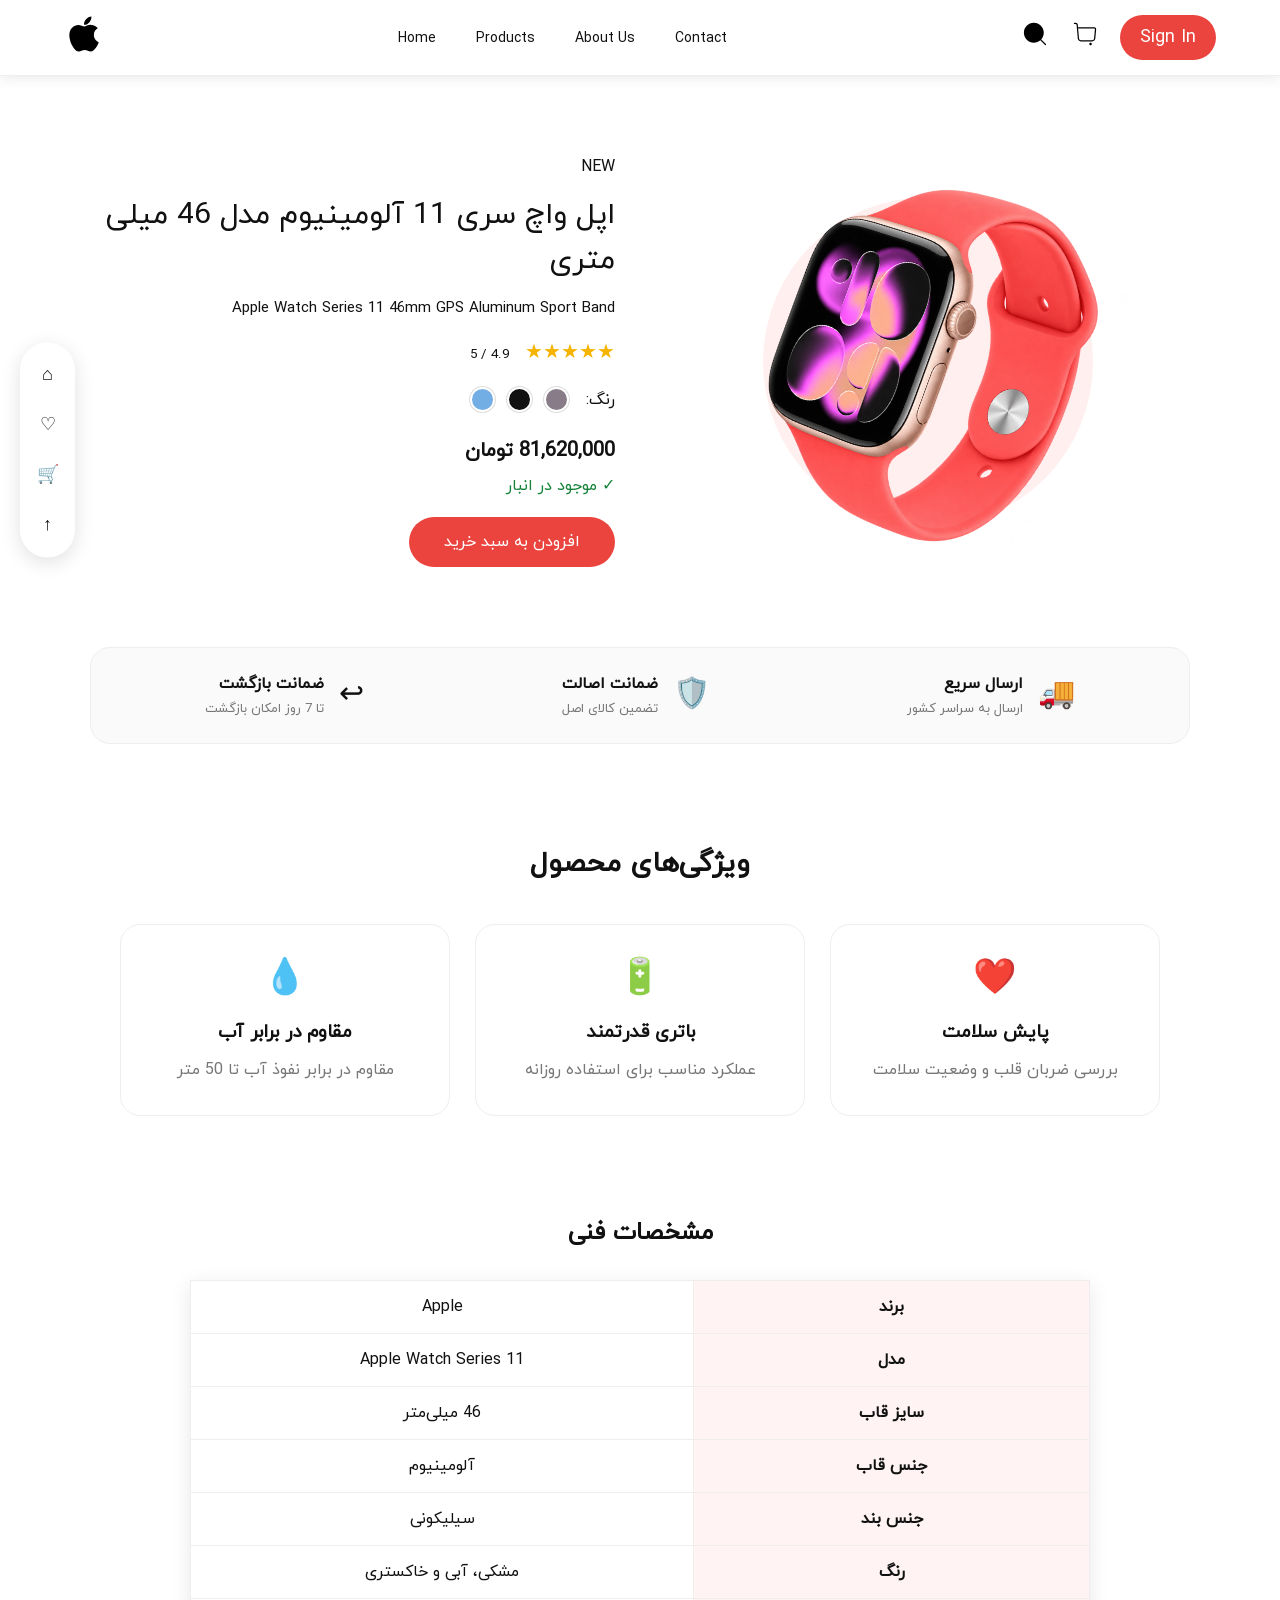
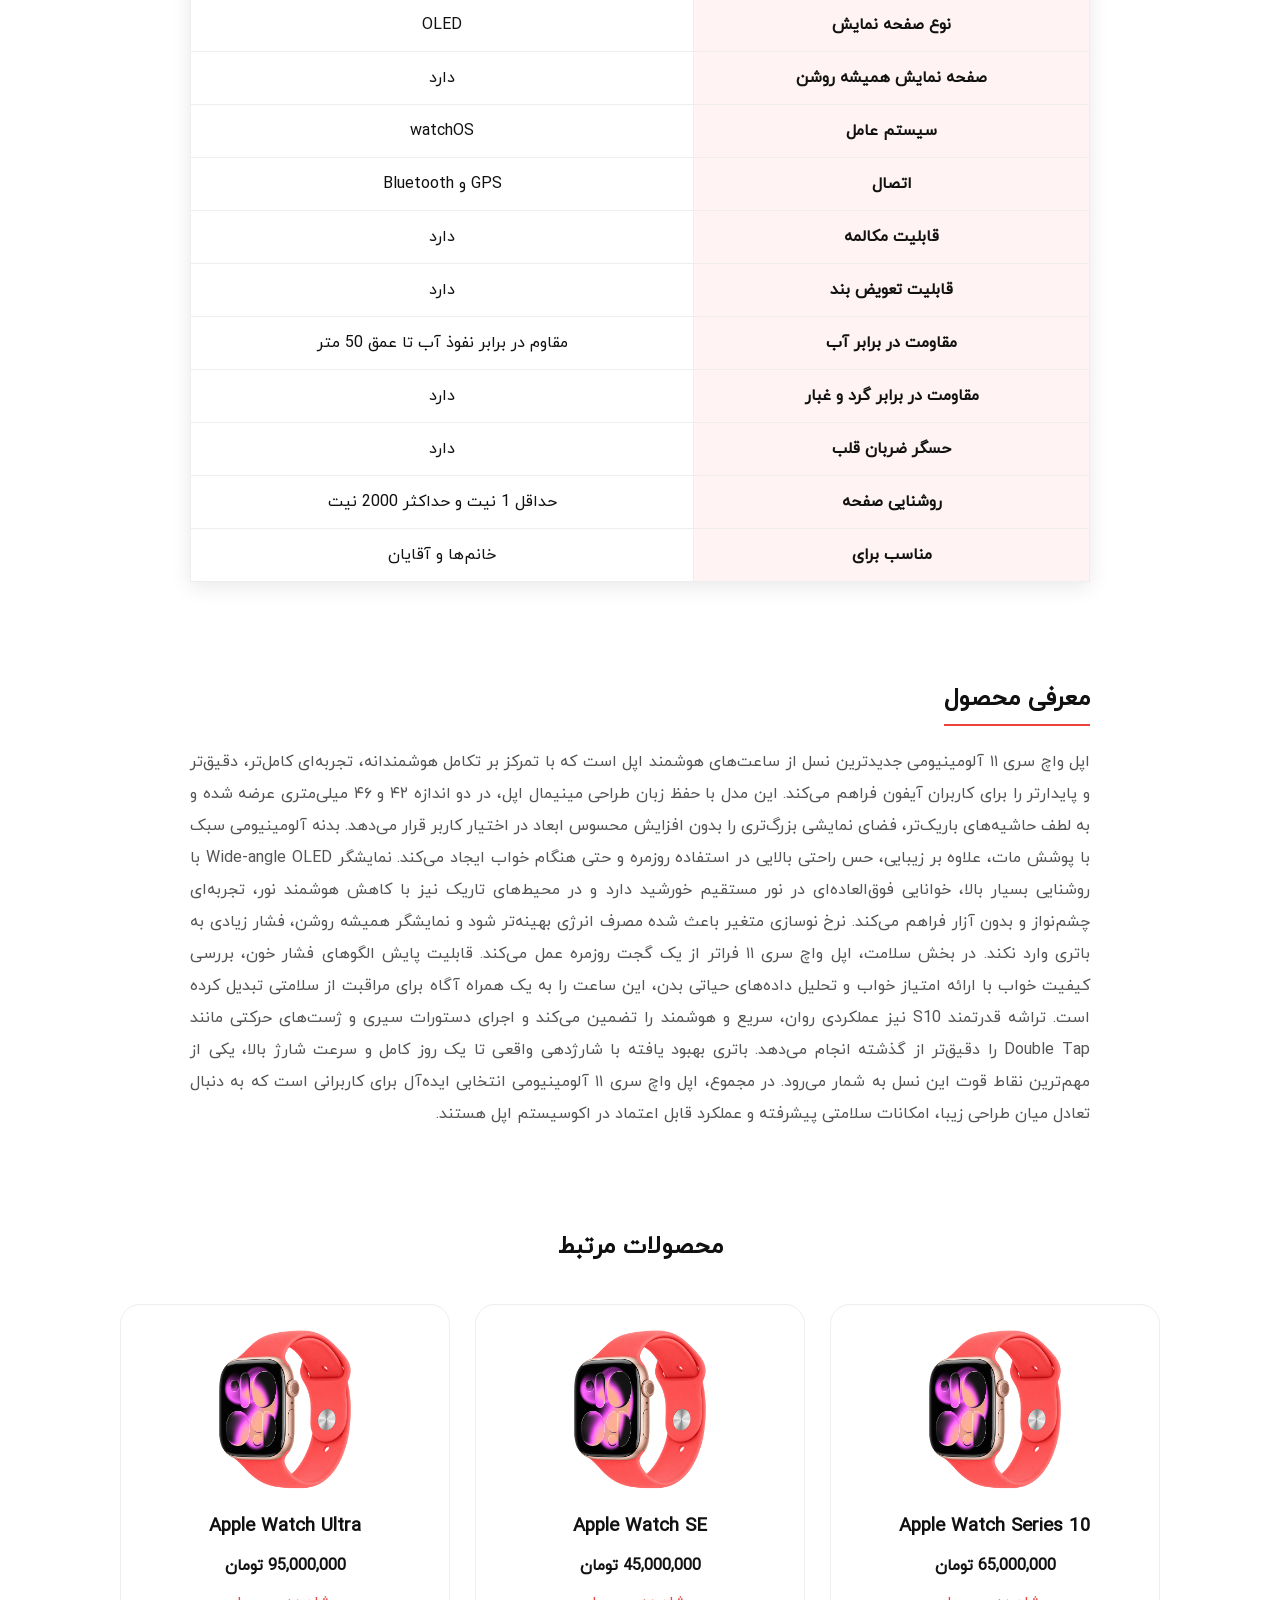
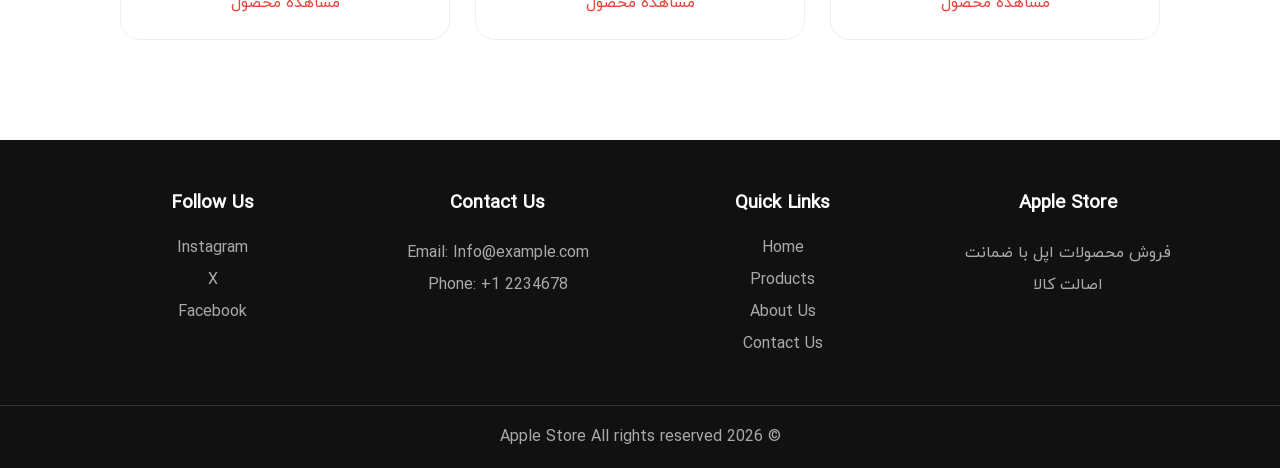
<file: site/index.html>
<!DOCTYPE html>
<html lang="fa" dir="rtl">

<head>
    <meta charset="UTF-8">
    <meta name="viewport" content="width=device-width, initial-scale=1.0">

    <title>Apple Watch</title>

    <link rel="stylesheet" href="style.css">
</head>

<body>

    <header>

        <div class="container">

            <nav>

                <a href="#" class="logo">
                    <svg xmlns="http://www.w3.org/2000/svg" viewBox="0 0 384 512" width="64" height="64">
                        <defs></defs>
                        <g transform="translate(192, 256) rotate(0) scale(1, 1) scale(1) translate(-192, -256)">
                            <svg xmlns="http://www.w3.org/2000/svg" viewBox="0 0 384 512" width="100%" height="100%" fill="#000000">
                                <path d="M318.7 268.7c-.2-36.7 16.4-64.4 50-84.8-18.8-26.9-47.2-41.7-84.7-44.6-35.5-2.8-74.3 20.7-88.5 20.7-15 0-49.4-19.7-76.4-19.7C63.3 141.2 4 184.8 4 273.5q0 39.3 14.4 81.2c12.8 36.7 59 126.7 107.2 125.2 25.2-.6 43-17.9 75.8-17.9 31.8 0 48.3 17.9 76.4 17.9 48.6-.7 90.4-82.5 102.6-119.3-65.2-30.7-61.7-90-61.7-91.9zm-56.6-164.2c27.3-32.4 24.8-61.9 24-72.5-24.1 1.4-52 16.4-67.9 34.9-17.5 19.8-27.8 44.3-25.6 71.9 26.1 2 49.9-11.4 69.5-34.3z"></path>
                            </svg>
                        </g>
                    </svg>
                </a>

                <ul class="nav-links">

                    <li>
                        <a href="#">Home</a>
                    </li>

                    <li>
                        <a href="#">Products</a>
                    </li>

                    <li>
                        <a href="#">About Us</a>
                    </li>

                    <li>
                        <a href="#">Contact</a>
                    </li>

                </ul>

                <div class="nav-icons">

                    <a href="#">
                        <svg xmlns="http://www.w3.org/2000/svg" viewBox="0 0 24 24">
                            <path d="M20.031,20.79c0.46,0.46,1.17-0.25,0.71-0.7l-3.75-3.76c1.27-1.41,2.04-3.27,2.04-5.31c0-4.39-3.57-7.96-7.96-7.96s-7.96,3.57-7.96,7.96c0,4.39,3.57,7.96,7.96,7.96c1.98,0,3.81-0.73,5.21-1.94L20.031,20.79z"></path>
                        </svg>
                    </a>

                    <a href="#">
                        <svg xmlns="http://www.w3.org/2000/svg" viewBox="0 0 24 24">
                            <path d="M17.437,19.934c0,0.552 -0.448,1 -1,1c-0.552,0 -1,-0.448 -1,-1c0,-0.552 0.448,-1 1,-1c0.552,0 1,0.448 1,1Zm-11.217,-4.266l-0.945,-10.9c-0.03,-0.391 -0.356,-0.693 -0.749,-0.693l-0.966,-0c-0.276,-0 -0.5,-0.224 -0.5,-0.5c0,-0.276 0.224,-0.5 0.5,-0.5l0.966,-0c0.916,-0 1.676,0.704 1.746,1.617l0.139,1.818l13.03,-0c0.885,-0 1.577,0.76 1.494,1.638l-0.668,7.52c-0.121,1.285 -1.199,2.267 -2.489,2.267l-9.069,0c-1.29,0 -2.367,-0.981 -2.489,-2.267Zm0.274,-8.158l0.722,8.066c0.073,0.77 0.719,1.359 1.493,1.359l9.069,0c0.774,0 1.42,-0.589 1.493,-1.359l0.668,-7.518c0.028,-0.294 -0.203,-0.548 -0.498,-0.548l-12.947,-0Z"></path>
                        </svg>
                    </a>

                    <a href="#" class="sign-in">
                        Sign In
                    </a>

                </div>

            </nav>

        </div>

    </header>


    <aside class="sidebar">

        <a href="#">⌂</a>
        <a href="#">♡</a>
        <a href="#">🛒</a>
        <a href="#">↑</a>

    </aside>


    <main>

        <section class="product">

            <div class="product-info">

                <span class="badge">
                    NEW
                </span>

                <h1>
                    اپل واچ سری 11 آلومینیوم مدل 46 میلی متری
                </h1>

                <p class="english-title">
                    Apple Watch Series 11 46mm GPS Aluminum Sport Band
                </p>

                <div class="rating">

                    <span>
                        ★★★★★
                    </span>

                    <small>
                        4.9 / 5
                    </small>

                </div>

                <div class="colors">

                    <p>
                        رنگ:
                    </p>

                    <label class="color-option">

                        <input type="radio" name="color">

                        <span class="color gray"></span>

                    </label>

                    <label class="color-option">

                        <input type="radio" name="color">

                        <span class="color black"></span>

                    </label>

                    <label class="color-option">

                        <input type="radio" name="color">

                        <span class="color blue"></span>

                    </label>

                </div>

                <p class="price">
                    81,620,000 تومان
                </p>

                <p class="stock">
                    ✓ موجود در انبار
                </p>

                <a href="#" class="btn">
                    افزودن به سبد خرید
                </a>

            </div>


            <div class="product-image">

                <div class="circle"></div>

                <img src="Apple-Watch-band-2.png" alt="Apple Watch">

            </div>

        </section>


        <section class="features">

            <div class="feature">

                <div class="feature-icon">
                    🚚
                </div>

                <div>
                    <h3>
                        ارسال سریع
                    </h3>

                    <p>
                        ارسال به سراسر کشور
                    </p>
                </div>

            </div>


            <div class="feature">

                <div class="feature-icon">
                    🛡️
                </div>

                <div>
                    <h3>
                        ضمانت اصالت
                    </h3>

                    <p>
                        تضمین کالای اصل
                    </p>
                </div>

            </div>


            <div class="feature">

                <div class="feature-icon">
                    ↩
                </div>

                <div>
                    <h3>
                        ضمانت بازگشت
                    </h3>

                    <p>
                        تا 7 روز امکان بازگشت
                    </p>
                </div>

            </div>

        </section>


        <section class="product-features">

            <h2>
                ویژگی‌های محصول
            </h2>

            <div class="feature-cards">

                <div class="feature-card">

                    <span>
                        ❤️
                    </span>

                    <h3>
                        پایش سلامت
                    </h3>

                    <p>
                        بررسی ضربان قلب و وضعیت سلامت
                    </p>

                </div>


                <div class="feature-card">

                    <span>
                        🔋
                    </span>

                    <h3>
                        باتری قدرتمند
                    </h3>

                    <p>
                        عملکرد مناسب برای استفاده روزانه
                    </p>

                </div>


                <div class="feature-card">

                    <span>
                        💧
                    </span>

                    <h3>
                        مقاوم در برابر آب
                    </h3>

                    <p>
                        مقاوم در برابر نفوذ آب تا 50 متر
                    </p>

                </div>

            </div>

        </section>


        <section class="info">

            <h2>مشخصات فنی</h2>

            <table>

                <tr>
                    <th>برند</th>
                    <td>Apple</td>
                </tr>

                <tr>
                    <th>مدل</th>
                    <td>Apple Watch Series 11</td>
                </tr>

                <tr>
                    <th>سایز قاب</th>
                    <td>46 میلی‌متر</td>
                </tr>

                <tr>
                    <th>جنس قاب</th>
                    <td>آلومینیوم</td>
                </tr>

                <tr>
                    <th>جنس بند</th>
                    <td>سیلیکونی</td>
                </tr>

                <tr>
                    <th>رنگ</th>
                    <td>مشکی، آبی و خاکستری</td>
                </tr>

                <tr>
                    <th>نوع صفحه نمایش</th>
                    <td>OLED</td>
                </tr>

                <tr>
                    <th>صفحه نمایش همیشه روشن</th>
                    <td>دارد</td>
                </tr>

                <tr>
                    <th>سیستم عامل</th>
                    <td>watchOS</td>
                </tr>

                <tr>
                    <th>اتصال</th>
                    <td>GPS و Bluetooth</td>
                </tr>

                <tr>
                    <th>قابلیت مکالمه</th>
                    <td>دارد</td>
                </tr>

                <tr>
                    <th>قابلیت تعویض بند</th>
                    <td>دارد</td>
                </tr>

                <tr>
                    <th>مقاومت در برابر آب</th>
                    <td>مقاوم در برابر نفوذ آب تا عمق 50 متر</td>
                </tr>

                <tr>
                    <th>مقاومت در برابر گرد و غبار</th>
                    <td>دارد</td>
                </tr>

                <tr>
                    <th>حسگر ضربان قلب</th>
                    <td>دارد</td>
                </tr>

                <tr>
                    <th>روشنایی صفحه</th>
                    <td>حداقل 1 نیت و حداکثر 2000 نیت</td>
                </tr>

                <tr>
                    <th>مناسب برای</th>
                    <td>خانم‌ها و آقایان</td>
                </tr>

            </table>

        </section>


        <section class="introduction">

            <h2>
                معرفی محصول
            </h2>

            <p>
                اپل واچ سری ۱۱ آلومینیومی جدیدترین نسل از ساعت‌های هوشمند اپل است که با تمرکز بر تکامل هوشمندانه،
                تجربه‌ای کامل‌تر، دقیق‌تر و پایدارتر را برای کاربران آیفون فراهم می‌کند. این مدل با حفظ زبان طراحی
                مینیمال اپل، در دو اندازه ۴۲ و ۴۶ میلی‌متری عرضه شده و به لطف حاشیه‌های باریک‌تر، فضای نمایشی بزرگ‌تری
                را بدون افزایش محسوس ابعاد در اختیار کاربر قرار می‌دهد. بدنه آلومینیومی سبک با پوشش مات، علاوه بر
                زیبایی، حس راحتی بالایی در استفاده روزمره و حتی هنگام خواب ایجاد می‌کند. نمایشگر Wide-angle OLED با
                روشنایی بسیار بالا، خوانایی فوق‌العاده‌ای در نور مستقیم خورشید دارد و در محیط‌های تاریک نیز با کاهش
                هوشمند نور، تجربه‌ای چشم‌نواز و بدون آزار فراهم می‌کند. نرخ نوسازی متغیر باعث شده مصرف انرژی بهینه‌تر
                شود و نمایشگر همیشه روشن، فشار زیادی به باتری وارد نکند. در بخش سلامت، اپل واچ سری ۱۱ فراتر از یک گجت
                روزمره عمل می‌کند. قابلیت پایش الگوهای فشار خون، بررسی کیفیت خواب با ارائه امتیاز خواب و تحلیل داده‌های
                حیاتی بدن، این ساعت را به یک همراه آگاه برای مراقبت از سلامتی تبدیل کرده است. تراشه قدرتمند S10 نیز
                عملکردی روان، سریع و هوشمند را تضمین می‌کند و اجرای دستورات سیری و ژست‌های حرکتی مانند Double Tap را
                دقیق‌تر از گذشته انجام می‌دهد. باتری بهبود یافته با شارژدهی واقعی تا یک روز کامل و سرعت شارژ بالا، یکی
                از مهم‌ترین نقاط قوت این نسل به شمار می‌رود. در مجموع، اپل واچ سری ۱۱ آلومینیومی انتخابی ایده‌آل برای
                کاربرانی است که به دنبال تعادل میان طراحی زیبا، امکانات سلامتی پیشرفته و عملکرد قابل اعتماد در اکوسیستم
                اپل هستند.
            </p>

        </section>


        <section class="related">

            <h2>
                محصولات مرتبط
            </h2>

            <div class="products">

                <div class="product-card">

                    <img src="Apple-Watch-band-2.png" alt="Apple Watch">

                    <h3>
                        Apple Watch Series 10
                    </h3>

                    <p>
                        65,000,000 تومان
                    </p>

                    <a href="#">
                        مشاهده محصول
                    </a>

                </div>


                <div class="product-card">

                    <img src="Apple-Watch-band-2.png" alt="Apple Watch">

                    <h3>
                        Apple Watch SE
                    </h3>

                    <p>
                        45,000,000 تومان
                    </p>

                    <a href="#">
                        مشاهده محصول
                    </a>

                </div>


                <div class="product-card">

                    <img src="Apple-Watch-band-2.png" alt="Apple Watch">

                    <h3>
                        Apple Watch Ultra
                    </h3>

                    <p>
                        95,000,000 تومان
                    </p>

                    <a href="#">
                        مشاهده محصول
                    </a>

                </div>

            </div>

        </section>

    </main>


    <footer>

        <div class="footer-container">

            <div class="footer-column">

                <h3>
                    Apple Store
                </h3>

                <p>
                    فروش محصولات اپل با ضمانت اصالت کالا
                </p>

            </div>


            <div class="footer-column">

                <h3>
                    Quick Links
                </h3>

                <ul>

                    <li>
                        <a href="#">Home</a>
                    </li>

                    <li>
                        <a href="#">Products</a>
                    </li>

                    <li>
                        <a href="#">About Us</a>
                    </li>

                    <li>
                        <a href="#">Contact Us</a>
                    </li>

                </ul>

            </div>


            <div class="footer-column">

                <h3>
                    Contact Us
                </h3>

                <p>
                    Email: Info@example.com
                </p>

                <p>
                    Phone: +1 2234678
                </p>

            </div>


            <div class="footer-column">

                <h3>
                    Follow Us
                </h3>

                <div class="social">

                    <a href="#">Instagram</a>
                    <a href="#">X</a>
                    <a href="#">Facebook</a>

                </div>

            </div>

        </div>


        <div class="copyright">

            © 2026 Apple Store
            All rights reserved

        </div>

    </footer>

</body>

</html>
</file>
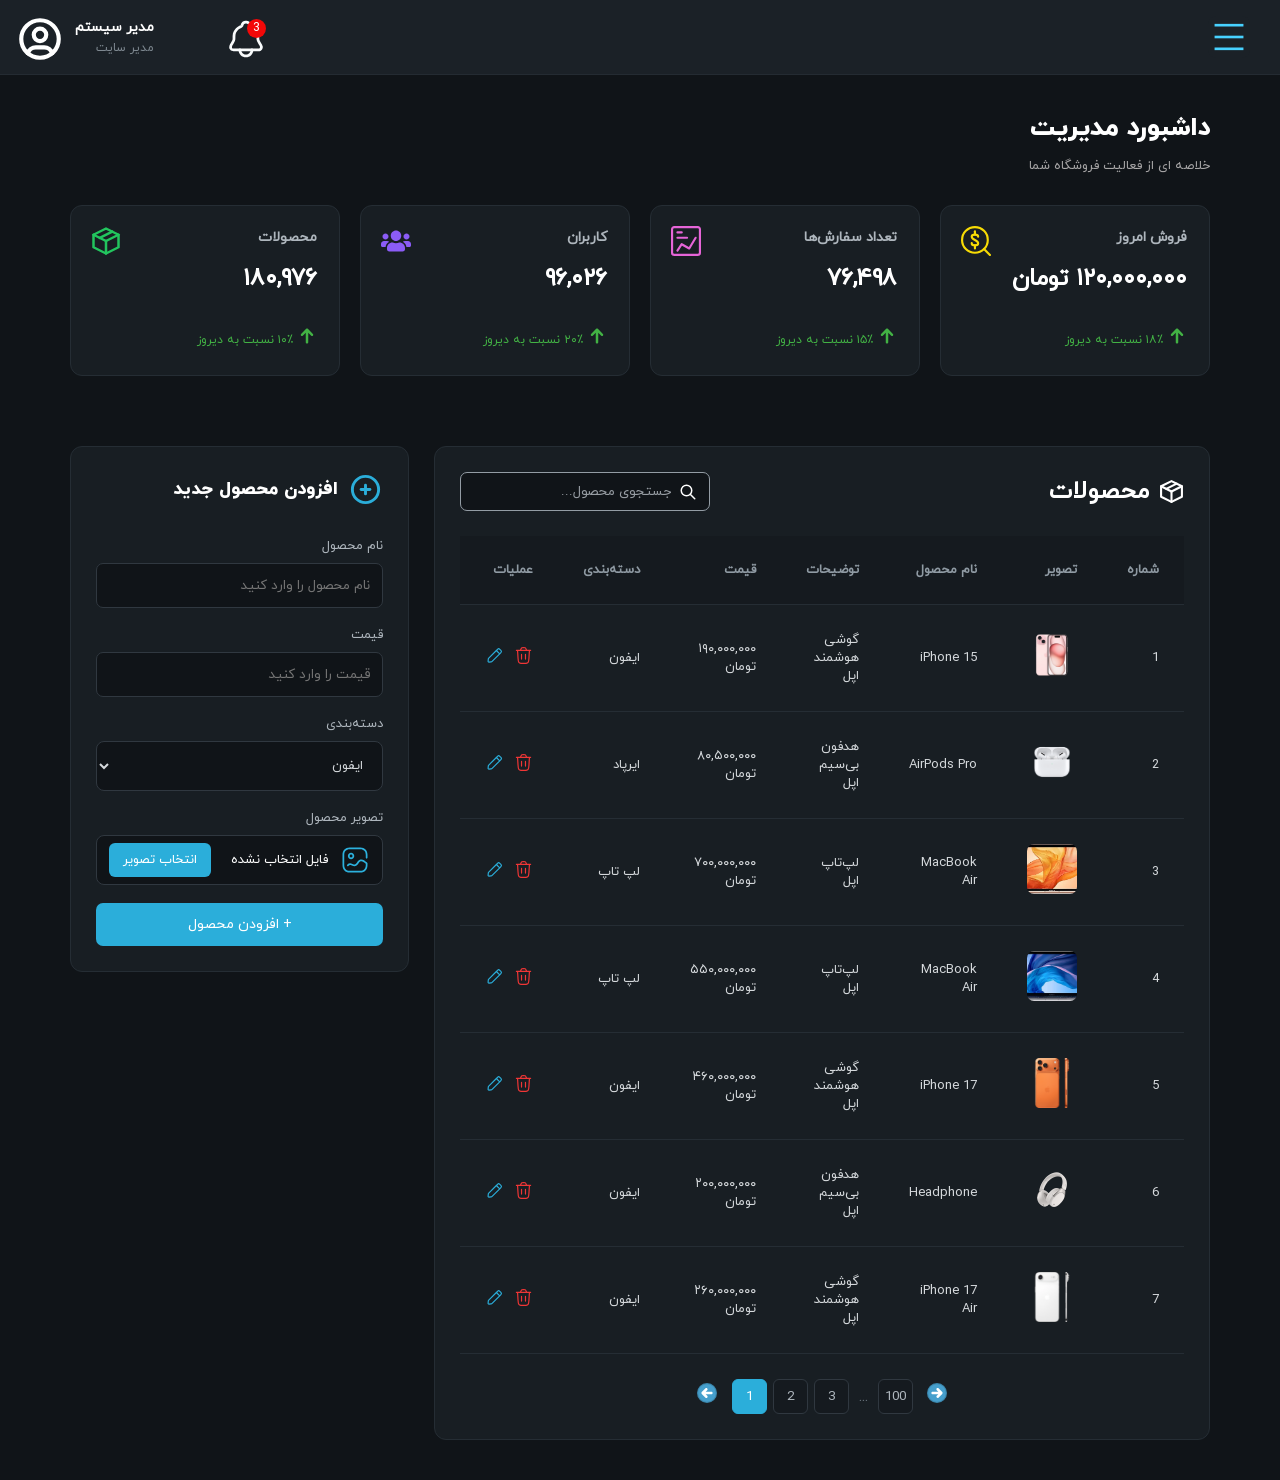
<file: dashboard/dashboard.html>
<!DOCTYPE html>
<html lang="fa" dir="rtl">
<head>
    <meta charset="UTF-8">
    <meta name="viewport" content="width=device-width, initial-scale=1.0">
    <link rel="stylesheet" href="style.css">
    <title>dashboard</title>
</head>
<body>

    <aside class="sidebar">

        <div class="logo">
            <a href="#"><svg xmlns="http://www.w3.org/2000/svg" viewBox="0 0 10 10" width="64" height="64"><defs></defs><g transform="translate(5, 5) rotate(0) scale(1, 1) scale(1) translate(-5, -5)"  ><svg xmlns="http://www.w3.org/2000/svg" width="100%" height="100%" viewBox="0 0 10 10" fill="#2baeda" style="opacity: 1;"> <g clip-path="url(#clip0_201_11576)" fill="#2baeda"> <path d="M3.29469 5.52991C3.10885 5.52991 2.94951 5.61682 2.82085 5.79428C2.69219 5.97173 2.62891 6.18654 2.62891 6.44234C2.62891 6.69813 2.69428 6.91714 2.82085 7.09268C2.94741 7.26823 3.10676 7.35744 3.29469 7.35744C3.46814 7.35744 3.61872 7.26861 3.74605 7.09307C3.87337 6.91752 3.93799 6.7008 3.93799 6.44272C3.93799 6.18464 3.87261 5.96983 3.74605 5.79466C3.61948 5.61949 3.46891 5.52991 3.29469 5.52991Z" fill="#2baeda"></path> <path d="M6.48659 5.52991C6.30284 5.52991 6.1414 5.61682 6.01274 5.79428C5.88408 5.97173 5.8208 6.18654 5.8208 6.44234C5.8208 6.69813 5.88618 6.91714 6.01274 7.09268C6.1393 7.26823 6.30075 7.35744 6.48659 7.35744C6.66023 7.35744 6.81062 7.26861 6.94004 7.09307C7.06946 6.91752 7.13198 6.7008 7.13198 6.44272C7.13198 6.18464 7.0666 5.96983 6.94004 5.79466C6.81348 5.61949 6.66233 5.52991 6.48659 5.52991Z" fill="#2baeda"></path> <path d="M8.75588 3.14501C8.75378 3.14501 8.81096 2.84976 8.76198 2.3355C8.71699 1.82087 8.60949 1.34855 8.43318 0.914917C8.43318 0.914917 8.34321 0.9315 8.17167 0.974767C8.00012 1.01803 7.71974 1.10552 7.33644 1.2805C6.95865 1.45586 6.56048 1.68916 6.14591 1.97221C5.864 1.89158 5.44334 1.85041 4.87972 1.85041C4.34259 1.85041 3.92192 1.89158 3.61352 1.97221C2.70281 1.33406 1.93968 0.981629 1.32415 0.914917C1.14867 1.34861 1.03977 1.82354 0.997456 2.3397C0.948471 2.85433 1.00565 3.1513 1.00565 3.1513C0.509315 3.69433 0.305176 4.47696 0.305176 5.12311C0.305176 5.62288 0.319471 6.075 0.429832 6.47642C0.544196 6.87497 0.689056 7.20072 0.860601 7.45117C1.03809 7.70444 1.25615 7.92669 1.50599 8.10895C1.76121 8.30108 1.99604 8.43947 2.20857 8.52619C2.423 8.61692 2.66602 8.68306 2.94373 8.73052C3.14956 8.77034 3.35755 8.79796 3.56663 8.81324C3.56663 8.81324 4.13845 8.84412 4.88181 8.84412C5.62518 8.84412 6.1949 8.81324 6.1949 8.81324C6.40397 8.79745 6.61195 8.76957 6.8178 8.72976C7.06901 8.68921 7.3149 8.62068 7.55087 8.52543C7.76339 8.43661 7.99822 8.30032 8.25611 8.10819C8.50585 7.92619 8.7233 7.70358 8.8994 7.44965C9.07095 7.19976 9.21581 6.87345 9.33017 6.47489C9.44454 6.07633 9.45426 5.62079 9.45426 5.12102C9.45426 4.49545 9.25012 3.70253 8.75588 3.14501ZM7.4203 7.96867C6.85039 8.23914 6.01306 8.34855 4.90221 8.34855H4.85932C3.74828 8.34855 2.91095 8.24124 2.35152 7.96867C1.79209 7.6961 1.50809 7.14049 1.50809 6.3022C1.50809 5.80053 1.68364 5.39377 2.02882 5.08232C2.17998 4.9489 2.36372 4.85512 2.59245 4.79946C2.82117 4.74381 3.02951 4.74228 3.22545 4.74781C3.41758 4.75601 3.6871 4.79317 4.02809 4.82005C4.36908 4.84693 4.6264 4.882 4.88181 4.882C5.12064 4.882 5.43724 4.84064 5.94577 4.79946C6.45431 4.75829 6.83419 4.73752 7.07912 4.77869C7.33034 4.82005 7.54896 4.90678 7.7348 5.08232C8.09619 5.40851 8.27727 5.81514 8.27803 6.3022C8.27593 7.14049 7.98793 7.6982 7.4203 7.96867Z" fill="#2baeda"></path> </g> <defs fill="#2baeda"> <clipPath id="clip0_201_11576" fill="#2baeda"> <rect width="9.75902" height="9.75902" fill="#2baeda" x="0" y="0"></rect> </clipPath> </defs> </svg></g></svg></a>
        </div>
        <p>Admin Panel</p>

        <nav>
            <a href="#">
                <i class="icone-side"><svg xmlns="http://www.w3.org/2000/svg" viewBox="0 0 24 24" width="64" height="64"><defs></defs><g transform="translate(12, 12) rotate(0) scale(1, 1) scale(1) translate(-12, -12)"  ><svg xmlns="http://www.w3.org/2000/svg" width="100%" height="100%" viewBox="0 0 24 24" fill="currentColor" style="opacity: 1;"> <path d="M9.13478 20.7733V17.7156C9.13478 16.9351 9.77217 16.3023 10.5584 16.3023H13.4326C13.8102 16.3023 14.1723 16.4512 14.4393 16.7163C14.7063 16.9813 14.8563 17.3408 14.8563 17.7156V20.7733C14.8539 21.0978 14.9821 21.4099 15.2124 21.6402C15.4427 21.8705 15.7561 22 16.0829 22H18.0438C18.9596 22.0023 19.8388 21.6428 20.4872 21.0008C21.1356 20.3588 21.5 19.487 21.5 18.5778V9.86686C21.5 9.13246 21.1721 8.43584 20.6046 7.96467L13.934 2.67587C12.7737 1.74856 11.1111 1.7785 9.98539 2.74698L3.46701 7.96467C2.87274 8.42195 2.51755 9.12064 2.5 9.86686V18.5689C2.5 20.4639 4.04738 22 5.95617 22H7.87229C8.55123 22 9.103 21.4562 9.10792 20.7822L9.13478 20.7733Z" fill="currentColor"></path> </svg></g></svg></i>
                <span>داشبورد</span>
            </a>
            <a href="#"> 
                <i class="icone-side"><svg xmlns="http://www.w3.org/2000/svg" viewBox="0 0 512 512" width="64" height="64"><defs></defs><g transform="translate(256, 256) rotate(0) scale(1, 1) scale(1) translate(-256, -256)"  ><svg xmlns="http://www.w3.org/2000/svg" viewBox="0 0 512 512" width="100%" height="100%" fill="currentColor" style="opacity: 1;"><path d="M496 384H64V80c0-8.84-7.16-16-16-16H16C7.16 64 0 71.16 0 80v336c0 17.67 14.33 32 32 32h464c8.84 0 16-7.16 16-16v-32c0-8.84-7.16-16-16-16zM464 96H345.94c-21.38 0-32.09 25.85-16.97 40.97l32.4 32.4L288 242.75l-73.37-73.37c-12.5-12.5-32.76-12.5-45.25 0l-68.69 68.69c-6.25 6.25-6.25 16.38 0 22.63l22.62 22.62c6.25 6.25 16.38 6.25 22.63 0L192 237.25l73.37 73.37c12.5 12.5 32.76 12.5 45.25 0l96-96 32.4 32.4c15.12 15.12 40.97 4.41 40.97-16.97V112c.01-8.84-7.15-16-15.99-16z" fill="currentColor"></path></svg></g></svg></i>
                <span>فروش امروز</span>
            </a>
            <a href="#">
                <i class="icone-side"><svg xmlns="http://www.w3.org/2000/svg" viewBox="0 0 512 512" width="64" height="64"><defs></defs><g transform="translate(256, 256) rotate(0) scale(1, 1) scale(1) translate(-256, -256)"  ><svg xmlns="http://www.w3.org/2000/svg" xmlns:xlink="http://www.w3.org/1999/xlink" version="1.1" id="Layer_1" x="0px" y="0px" width="100%" height="100%" viewBox="0 0 512 512" enable-background="new 0 0 512 512" xml:space="preserve" fill="currentColor" style="opacity: 1;"> <g id="shopping_list" fill="currentColor"> <path d="M177.68,160.539h-0.016l-37.703,37.711l-15.078-15.078v-0.008c-4.172-4.164-10.922-4.164-15.094,0 c-4.156,4.164-4.156,10.922,0,15.086l0,0l0,0l22.625,22.625l0,0c4.172,4.164,10.922,4.164,15.094,0l0,0l45.25-45.258l0,0 c4.172-4.164,4.172-10.914,0-15.078S181.836,156.367,177.68,160.539z" fill="currentColor"></path> <path d="M177.68,267.203c-0.016,0-0.016,0.008-0.016,0.008l-37.703,37.695l-15.078-15.062v-0.016 c-4.172-4.172-10.922-4.172-15.094,0c-4.156,4.172-4.156,10.922,0,15.078l0,0l0,0l22.625,22.641l0,0 c4.172,4.172,10.922,4.172,15.094,0l0,0l45.25-45.266l0,0l0,0c4.172-4.156,4.172-10.914,0-15.078S181.836,263.039,177.68,267.203z" fill="currentColor"></path> <path d="M192.758,373.875c-4.172-4.172-10.922-4.172-15.078,0c-0.016,0-0.016,0-0.016,0l-37.703,37.719L124.883,396.5l0,0 c-4.172-4.156-10.922-4.172-15.094,0c-4.156,4.156-4.156,10.906,0,15.094l0,0l0,0l22.625,22.625l0,0 c4.172,4.156,10.922,4.156,15.094,0l0,0l45.25-45.266l0,0l0,0C196.93,384.781,196.93,378.031,192.758,373.875z" fill="#000000"></path> <path d="M394.664,32.68V10.891C394.664,4.875,389.898,0,383.992,0c-5.891,0-10.656,4.875-10.656,10.891V32.68h-42.672V10.891 C330.664,4.875,325.898,0,319.992,0c-5.891,0-10.656,4.875-10.656,10.891V32.68h-42.672V10.891C266.664,4.875,261.898,0,255.992,0 c-5.891,0-10.656,4.875-10.656,10.891V32.68h-42.672V10.891C202.664,4.875,197.898,0,191.992,0 c-5.875,0-10.656,4.875-10.656,10.891V32.68h-42.672V10.891C138.664,4.875,133.898,0,127.992,0 c-5.875,0-10.656,4.875-10.656,10.891V32.68h-64V512h405.328V32.68H394.664z M437.336,490.656H74.664V54.016h42.672v20.875 c0,6.016,4.781,10.898,10.656,10.898c5.906,0,10.672-4.883,10.672-10.898V54.016h42.672v20.875c0,6.016,4.781,10.898,10.656,10.898 c5.906,0,10.672-4.883,10.672-10.898V54.016h42.672v20.875c0,6.016,4.766,10.898,10.656,10.898c5.906,0,10.672-4.883,10.672-10.898 V54.016h42.672v20.875c0,6.016,4.766,10.898,10.656,10.898c5.906,0,10.672-4.883,10.672-10.898V54.016h42.672v20.875 c0,6.016,4.766,10.898,10.656,10.898c5.906,0,10.672-4.883,10.672-10.898V54.016h42.672V490.656z" fill="currentColor"></path> <path d="M394.664,181.336H245.336c-5.891,0-10.672,4.773-10.672,10.664s4.781,10.664,10.672,10.664h149.328 c5.891,0,10.672-4.773,10.672-10.664S400.555,181.336,394.664,181.336z" fill="currentColor"></path> <path d="M394.664,288H245.336c-5.891,0-10.672,4.781-10.672,10.656c0,5.906,4.781,10.688,10.672,10.688h149.328 c5.891,0,10.672-4.781,10.672-10.688C405.336,292.781,400.555,288,394.664,288z" fill="currentColor"></path> <path d="M394.664,394.656H245.336c-5.891,0-10.672,4.781-10.672,10.688c0,5.875,4.781,10.656,10.672,10.656h149.328 c5.891,0,10.672-4.781,10.672-10.656C405.336,399.438,400.555,394.656,394.664,394.656z" fill="currentColor"></path> </g> </svg></g></svg></i>
                <span>تعداد سفارش ها</span>
            </a>
            <a href="#">
                <i class="icone-side"><svg xmlns="http://www.w3.org/2000/svg" viewBox="0 0 640 512" width="64" height="64"><defs></defs><g transform="translate(320, 256) rotate(0) scale(1, 1) scale(1) translate(-320, -256)"  ><svg xmlns="http://www.w3.org/2000/svg" viewBox="0 0 640 512" width="100%" height="100%" fill="currentColor" style="opacity: 1;"><path d="M96 224c35.3 0 64-28.7 64-64s-28.7-64-64-64-64 28.7-64 64 28.7 64 64 64zm448 0c35.3 0 64-28.7 64-64s-28.7-64-64-64-64 28.7-64 64 28.7 64 64 64zm32 32h-64c-17.6 0-33.5 7.1-45.1 18.6 40.3 22.1 68.9 62 75.1 109.4h66c17.7 0 32-14.3 32-32v-32c0-35.3-28.7-64-64-64zm-256 0c61.9 0 112-50.1 112-112S381.9 32 320 32 208 82.1 208 144s50.1 112 112 112zm76.8 32h-8.3c-20.8 10-43.9 16-68.5 16s-47.6-6-68.5-16h-8.3C179.6 288 128 339.6 128 403.2V432c0 26.5 21.5 48 48 48h288c26.5 0 48-21.5 48-48v-28.8c0-63.6-51.6-115.2-115.2-115.2zm-223.7-13.4C161.5 263.1 145.6 256 128 256H64c-35.3 0-64 28.7-64 64v32c0 17.7 14.3 32 32 32h65.9c6.3-47.4 34.9-87.3 75.2-109.4z" fill="currentColor"></path></svg></g></svg></i>
                <span>کاربران</span>
            </a>
            <a href="#">
                <i class="icone-side"><svg xmlns="http://www.w3.org/2000/svg" viewBox="0 0 24 24" width="64" height="64"><defs></defs><g transform="translate(12, 12) rotate(0) scale(1, 1) scale(1) translate(-12, -12)"  ><svg xmlns="http://www.w3.org/2000/svg" width="100%" height="100%" viewBox="0 0 24 24" fill="none" style="opacity: 1;"> <path d="M22 7L12 2L2 7V17L12 22L22 17V7Z" stroke="currentColor" stroke-width="2" stroke-linejoin="round"></path> <path d="M2 7L12 12" stroke="currentColor" stroke-width="2" stroke-linecap="round" stroke-linejoin="round"></path> <path d="M12 22V12" stroke="currentColor" stroke-width="2" stroke-linecap="round" stroke-linejoin="round"></path> <path d="M22 7L12 12" stroke="currentColor" stroke-width="2" stroke-linecap="round" stroke-linejoin="round"></path> <path d="M17 4.5L7 9.5" stroke="currentColor" stroke-width="2" stroke-linecap="round" stroke-linejoin="round"></path> </svg></g></svg></i>
                <span>محصولات</span>
            </a>
        </nav>

    </aside>

    <header class="header">

        <button class="menu-btn" id="menuBtn"><svg xmlns="http://www.w3.org/2000/svg" viewBox="0 0 24 24" width="64" height="64"><defs></defs><g transform="translate(12, 12) rotate(0) scale(1, 1) scale(1) translate(-12, -12)"  ><svg xmlns="http://www.w3.org/2000/svg" width="100%" height="100%" viewBox="0 0 24 24" fill="currentColor" style="opacity: 1;"> <path d="M20.25 4.5H3.75V6H20.25V4.5Z" fill="currentColor"></path> <path d="M20.25 11.25H3.75V12.75H20.25V11.25Z" fill="currentColor"></path> <path d="M20.25 18H3.75V19.5H20.25V18Z" fill="currentColor"></path> </svg></g></svg>
        </button>

        <div class="admin-profile">

            <div class="notification">
                <a href="#"><i class="notification-icon"><svg xmlns="http://www.w3.org/2000/svg" viewBox="0 0 24 24" width="64" height="64"><defs></defs><g transform="translate(12, 12) rotate(0) scale(1, 1) scale(1) translate(-12, -12)"  ><svg xmlns="http://www.w3.org/2000/svg" width="100%" height="100%" viewBox="0 0 24 24" fill="none" style="opacity: 1;"> <path d="M11.9623 17.9861H18.7715C19.0367 18.0009 19.3014 17.9476 19.5401 17.8311C19.7788 17.7146 19.9837 17.5389 20.1352 17.3207C20.2868 17.1026 20.38 16.8493 20.406 16.585C20.432 16.3206 20.3898 16.0541 20.2835 15.8106C19.9245 14.7229 18.4887 13.4176 18.4887 12.134C18.4887 9.28415 18.4887 8.53361 17.0855 6.85847C16.6306 6.31932 16.0672 5.88198 15.4321 5.57493L14.6489 5.19422C14.5172 5.11567 14.4034 5.01012 14.3153 4.88451C14.2273 4.75892 14.1667 4.61609 14.1377 4.46542C14.0596 3.95781 13.7914 3.4989 13.3873 3.18178C12.9833 2.86465 12.4739 2.71303 11.9623 2.75766C11.4595 2.72728 10.9636 2.88545 10.5713 3.20127C10.1791 3.5171 9.91866 3.96784 9.84113 4.46542C9.80599 4.62092 9.7371 4.76682 9.63938 4.89276C9.54163 5.01869 9.4174 5.12161 9.27548 5.19422L8.4923 5.57493C7.8572 5.88198 7.29385 6.31932 6.83892 6.85847C5.43572 8.53361 5.43572 9.28415 5.43572 12.134C5.43572 13.4176 4.06516 14.5923 3.70621 15.7454C3.48865 16.4415 3.369 17.9861 5.18554 17.9861H11.9623Z" stroke="currentColor" stroke-width="1.5" stroke-linecap="round" stroke-linejoin="round"></path> <path d="M15.2254 17.9861C15.2342 18.4171 15.156 18.8455 14.9951 19.2453C14.8343 19.6453 14.5943 20.0086 14.2895 20.3134C13.9846 20.6182 13.6213 20.8582 13.2214 21.0191C12.8214 21.18 12.3932 21.2583 11.9622 21.2493C11.5312 21.2583 11.1029 21.18 10.7029 21.0191C10.303 20.8582 9.93969 20.6182 9.63491 20.3134C9.3301 20.0086 9.09006 19.6453 8.92922 19.2453C8.76837 18.8455 8.69004 18.4171 8.69892 17.9861" stroke="currentColor" stroke-width="1.5" stroke-linecap="round" stroke-linejoin="round"></path> </svg></g></svg></i>
                </a>
                <span>3</span>
            </div>

            <div class="admin-user">
                <div class="admin-info">
                    <strong>مدیر سیستم</strong>
                    <small>مدیر سایت</small>
                </div>

                <div class="admin-avatar">
                    <a href="#"><i class="admin-icon"><svg xmlns="http://www.w3.org/2000/svg" viewBox="0 0 24 24" width="64" height="64"><defs></defs><g transform="translate(12, 12) rotate(0) scale(1, 1) scale(1) translate(-12, -12)"  ><svg xmlns="http://www.w3.org/2000/svg" width="100%" height="100%" viewBox="0 0 24 24" fill="none" stroke="currentColor" stroke-width="2" stroke-linecap="round" stroke-linejoin="round" style="opacity: 1;"> <path d="M12 12m-9 0a9 9 0 1 0 18 0a9 9 0 1 0 -18 0"></path> <path d="M12 10m-3 0a3 3 0 1 0 6 0a3 3 0 1 0 -6 0"></path> <path d="M6.168 18.849a4 4 0 0 1 3.832 -2.849h4a4 4 0 0 1 3.834 2.855"></path> </svg></g></svg></i>
                    </a>
                </div>    
            </div>

            </div>
        </div>
    </header>


    <main class="main">

        <h1>داشبورد مدیریت</h1>
        <p>خلاصه ای از فعالیت فروشگاه شما</p>

        <section class="stats">

            <div class="card">
                <h3>فروش امروز</h3>
                <span class="frosh"><svg xmlns="http://www.w3.org/2000/svg" viewBox="0 0 14 14" width="64" height="64"><defs></defs><g transform="translate(7, 7) rotate(0) scale(1, 1) scale(1) translate(-7, -7)"  ><svg xmlns="http://www.w3.org/2000/svg" width="100%" height="100%" viewBox="0 0 14 14" fill="none" style="opacity: 1;"> <g clip-path="url(#clip0_1545_11423)"> <path d="M6.5 12.5C9.81371 12.5 12.5 9.81371 12.5 6.5C12.5 3.18629 9.81371 0.5 6.5 0.5C3.18629 0.5 0.5 3.18629 0.5 6.5C0.5 9.81371 3.18629 12.5 6.5 12.5Z" stroke="currentColor" stroke-linecap="round" stroke-linejoin="round"></path> <path d="M10.74 10.74L13.5 13.5" stroke="currentColor" stroke-linecap="round" stroke-linejoin="round"></path> <path d="M6.5 4V2.5" stroke="currentColor" stroke-linecap="round" stroke-linejoin="round"></path> <path d="M5 8C5 8.75 5.67 9 6.5 9C7.33 9 8 9 8 8C8 6.5 5 6.5 5 5C5 4 5.67 4 6.5 4C7.33 4 8 4.38 8 5" stroke="currentColor" stroke-linecap="round" stroke-linejoin="round"></path> <path d="M6.5 9V10.5" stroke="currentColor" stroke-linecap="round" stroke-linejoin="round"></path> </g> <defs> <clipPath id="clip0_1545_11423"> <rect width="14" height="14" fill="currentColor" x="0" y="0"></rect> </clipPath> </defs> </svg></g></svg></span>
                <p id="sales">۱۲۰,۰۰۰,۰۰۰ تومان</p>
                <small class="change"> <i class="up"><svg xmlns="http://www.w3.org/2000/svg" viewBox="0 0 32 32" width="64" height="64"><defs></defs><g transform="translate(16, 16) rotate(0) scale(1, 1) scale(1) translate(-16, -16)"  ><svg xmlns="http://www.w3.org/2000/svg" xmlns:xlink="http://www.w3.org/1999/xlink" version="1.0" id="Layer_1" x="0px" y="0px" width="100%" height="100%" viewBox="0 0 32 32" enable-background="new 0 0 32 32" xml:space="preserve" fill="currentColor" style="opacity: 1;"> <path d="M25.462,12.731l-8.098-8.16c-0.746-0.747-1.958-0.747-2.7,0l-8.102,8.16c-0.747,0.754-0.743,1.974,0,2.728 c0.747,0.746,1.954,0.746,2.701,0L14,10.685v15.314C14,27.105,14.894,28,16,28c1.105,0,2-0.895,2-2.001V10.656l4.761,4.803 c0.746,0.746,1.954,0.746,2.7,0C26.207,14.705,26.208,13.485,25.462,12.731z" fill="currentColor"></path> <g fill="currentColor"> </g> <g fill="currentColor"> </g> <g fill="currentColor"> </g> <g fill="currentColor"> </g> <g fill="currentColor"> </g> <g fill="currentColor"> </g> <g fill="currentColor"> </g> <g fill="currentColor"> </g> <g fill="currentColor"> </g> <g fill="currentColor"> </g> <g fill="currentColor"> </g> <g fill="currentColor"> </g> <g fill="currentColor"> </g> <g fill="currentColor"> </g> <g fill="currentColor"> </g> </svg></g></svg></i>
                     ۱۸٪ نسبت به دیروز</small>
            </div>

            <div class="card">
                <h3>تعداد سفارش‌ها</h3>
                <span class="sfarsh"><svg xmlns="http://www.w3.org/2000/svg" viewBox="0 0 14 14" width="64" height="64"><defs></defs><g transform="translate(7, 7) rotate(0) scale(1, 1) scale(1) translate(-7, -7)"  ><svg xmlns="http://www.w3.org/2000/svg" width="100%" height="100%" viewBox="0 0 14 14" fill="none" style="opacity: 1;"> <g clip-path="url(#clip0_1545_11208)"> <path d="M1.5 13.5L12.5 13.5C13.0523 13.5 13.5 13.0523 13.5 12.5L13.5 1.5C13.5 0.947715 13.0523 0.5 12.5 0.5L1.5 0.5C0.947715 0.5 0.5 0.947715 0.5 1.5L0.5 12.5C0.5 13.0523 0.947715 13.5 1.5 13.5Z" stroke="currentColor" stroke-linecap="round" stroke-linejoin="round"></path> <path d="M3 3H5" stroke="currentColor" stroke-linecap="round" stroke-linejoin="round"></path> <path d="M3 5.5H7.5" stroke="currentColor" stroke-linecap="round" stroke-linejoin="round"></path> <path d="M11.5 5.5L8.5 10.5L5 8.5L3 11.5" stroke="currentColor" stroke-linecap="round" stroke-linejoin="round"></path> </g> <defs> <clipPath id="clip0_1545_11208"> <rect width="14" height="14" fill="#ffffff" x="0" y="0"></rect> </clipPath> </defs> </svg></g></svg></span>
                <p id="orders">۷۶,۴۹۸</p>
                <small class="change"> <i class="up"><svg xmlns="http://www.w3.org/2000/svg" viewBox="0 0 32 32" width="64" height="64"><defs></defs><g transform="translate(16, 16) rotate(0) scale(1, 1) scale(1) translate(-16, -16)"  ><svg xmlns="http://www.w3.org/2000/svg" xmlns:xlink="http://www.w3.org/1999/xlink" version="1.0" id="Layer_1" x="0px" y="0px" width="100%" height="100%" viewBox="0 0 32 32" enable-background="new 0 0 32 32" xml:space="preserve" fill="currentColor" style="opacity: 1;"> <path d="M25.462,12.731l-8.098-8.16c-0.746-0.747-1.958-0.747-2.7,0l-8.102,8.16c-0.747,0.754-0.743,1.974,0,2.728 c0.747,0.746,1.954,0.746,2.701,0L14,10.685v15.314C14,27.105,14.894,28,16,28c1.105,0,2-0.895,2-2.001V10.656l4.761,4.803 c0.746,0.746,1.954,0.746,2.7,0C26.207,14.705,26.208,13.485,25.462,12.731z" fill="currentColor"></path> <g fill="currentColor"> </g> <g fill="currentColor"> </g> <g fill="currentColor"> </g> <g fill="currentColor"> </g> <g fill="currentColor"> </g> <g fill="currentColor"> </g> <g fill="currentColor"> </g> <g fill="currentColor"> </g> <g fill="currentColor"> </g> <g fill="currentColor"> </g> <g fill="currentColor"> </g> <g fill="currentColor"> </g> <g fill="currentColor"> </g> <g fill="currentColor"> </g> <g fill="currentColor"> </g> </svg></g></svg></i>
                    ۱۵٪ نسبت به دیروز</small>
                  
            </div>

            <div class="card">
                <h3>کاربران</h3>
                <span class="karbar"><svg xmlns="http://www.w3.org/2000/svg" viewBox="0 0 640 512" width="64" height="64"><defs></defs><g transform="translate(320, 256) rotate(0) scale(1, 1) scale(1) translate(-320, -256)"  ><svg xmlns="http://www.w3.org/2000/svg" viewBox="0 0 640 512" width="100%" height="100%" fill="currentColor" style="opacity: 1;"><path d="M96 224c35.3 0 64-28.7 64-64s-28.7-64-64-64-64 28.7-64 64 28.7 64 64 64zm448 0c35.3 0 64-28.7 64-64s-28.7-64-64-64-64 28.7-64 64 28.7 64 64 64zm32 32h-64c-17.6 0-33.5 7.1-45.1 18.6 40.3 22.1 68.9 62 75.1 109.4h66c17.7 0 32-14.3 32-32v-32c0-35.3-28.7-64-64-64zm-256 0c61.9 0 112-50.1 112-112S381.9 32 320 32 208 82.1 208 144s50.1 112 112 112zm76.8 32h-8.3c-20.8 10-43.9 16-68.5 16s-47.6-6-68.5-16h-8.3C179.6 288 128 339.6 128 403.2V432c0 26.5 21.5 48 48 48h288c26.5 0 48-21.5 48-48v-28.8c0-63.6-51.6-115.2-115.2-115.2zm-223.7-13.4C161.5 263.1 145.6 256 128 256H64c-35.3 0-64 28.7-64 64v32c0 17.7 14.3 32 32 32h65.9c6.3-47.4 34.9-87.3 75.2-109.4z" fill="currentColor"></path></svg></g></svg></span>
                <p id="users">۹۶,۰۲۶</p>
                 <small class="change"> <i class="up"><svg xmlns="http://www.w3.org/2000/svg" viewBox="0 0 32 32" width="64" height="64"><defs></defs><g transform="translate(16, 16) rotate(0) scale(1, 1) scale(1) translate(-16, -16)"  ><svg xmlns="http://www.w3.org/2000/svg" xmlns:xlink="http://www.w3.org/1999/xlink" version="1.0" id="Layer_1" x="0px" y="0px" width="100%" height="100%" viewBox="0 0 32 32" enable-background="new 0 0 32 32" xml:space="preserve" fill="currentColor" style="opacity: 1;"> <path d="M25.462,12.731l-8.098-8.16c-0.746-0.747-1.958-0.747-2.7,0l-8.102,8.16c-0.747,0.754-0.743,1.974,0,2.728 c0.747,0.746,1.954,0.746,2.701,0L14,10.685v15.314C14,27.105,14.894,28,16,28c1.105,0,2-0.895,2-2.001V10.656l4.761,4.803 c0.746,0.746,1.954,0.746,2.7,0C26.207,14.705,26.208,13.485,25.462,12.731z" fill="currentColor"></path> <g fill="currentColor"> </g> <g fill="currentColor"> </g> <g fill="currentColor"> </g> <g fill="currentColor"> </g> <g fill="currentColor"> </g> <g fill="currentColor"> </g> <g fill="currentColor"> </g> <g fill="currentColor"> </g> <g fill="currentColor"> </g> <g fill="currentColor"> </g> <g fill="currentColor"> </g> <g fill="currentColor"> </g> <g fill="currentColor"> </g> <g fill="currentColor"> </g> <g fill="currentColor"> </g> </svg></g></svg></i>
                     ۲۰٪ نسبت به دیروز</small>
            </div>

            <div class="card">
                <h3>محصولات</h3>
                <span class="mahsol"><svg xmlns="http://www.w3.org/2000/svg" viewBox="0 0 24 24" width="64" height="64"><defs></defs><g transform="translate(12, 12) rotate(0) scale(1, 1) scale(1) translate(-12, -12)"  ><svg xmlns="http://www.w3.org/2000/svg" width="100%" height="100%" viewBox="0 0 24 24" fill="none" style="opacity: 1;"> <path d="M22 7L12 2L2 7V17L12 22L22 17V7Z" stroke="currentColor" stroke-width="2" stroke-linejoin="round"></path> <path d="M2 7L12 12" stroke="currentColor" stroke-width="2" stroke-linecap="round" stroke-linejoin="round"></path> <path d="M12 22V12" stroke="currentColor" stroke-width="2" stroke-linecap="round" stroke-linejoin="round"></path> <path d="M22 7L12 12" stroke="currentColor" stroke-width="2" stroke-linecap="round" stroke-linejoin="round"></path> <path d="M17 4.5L7 9.5" stroke="currentColor" stroke-width="2" stroke-linecap="round" stroke-linejoin="round"></path> </svg></g></svg></span>
                <p id="products">۱۸۰,۹۷۶</p>
                 <small class="change"> <i class="up"><svg xmlns="http://www.w3.org/2000/svg" viewBox="0 0 32 32" width="64" height="64"><defs></defs><g transform="translate(16, 16) rotate(0) scale(1, 1) scale(1) translate(-16, -16)"  ><svg xmlns="http://www.w3.org/2000/svg" xmlns:xlink="http://www.w3.org/1999/xlink" version="1.0" id="Layer_1" x="0px" y="0px" width="100%" height="100%" viewBox="0 0 32 32" enable-background="new 0 0 32 32" xml:space="preserve" fill="currentColor" style="opacity: 1;"> <path d="M25.462,12.731l-8.098-8.16c-0.746-0.747-1.958-0.747-2.7,0l-8.102,8.16c-0.747,0.754-0.743,1.974,0,2.728 c0.747,0.746,1.954,0.746,2.701,0L14,10.685v15.314C14,27.105,14.894,28,16,28c1.105,0,2-0.895,2-2.001V10.656l4.761,4.803 c0.746,0.746,1.954,0.746,2.7,0C26.207,14.705,26.208,13.485,25.462,12.731z" fill="currentColor"></path> <g fill="currentColor"> </g> <g fill="currentColor"> </g> <g fill="currentColor"> </g> <g fill="#000000"> </g> <g fill="currentColor"> </g> <g fill="#000000"> </g> <g fill="#000000"> </g> <g fill="#000000"> </g> <g fill="#000000"> </g> <g fill="#000000"> </g> <g fill="#000000"> </g> <g fill="#000000"> </g> <g fill="#000000"> </g> <g fill="#000000"> </g> <g fill="#000000"> </g> </svg></g></svg></i>
                     ۱۰٪ نسبت به دیروز</small>

        </section>

        <div class="dashboard-sections">

            <section class="product-section">
                <div class="product-title">
                    <i class="plus"><svg xmlns="http://www.w3.org/2000/svg" viewBox="0 0 24 24" width="64" height="64"><defs></defs><g transform="translate(12, 12) rotate(0) scale(1, 1) scale(1) translate(-12, -12)"  ><svg xmlns="http://www.w3.org/2000/svg" width="100%" height="100%" viewBox="0 0 24 24" fill="none" stroke="currentColor" stroke-width="2" stroke-linecap="round" stroke-linejoin="round" style="opacity: 1;"> <path d="M3 12a9 9 0 1 0 18 0a9 9 0 0 0 -18 0"></path> <path d="M9 12h6"></path> <path d="M12 9v6"></path> </svg></g></svg></i>
                    <h2>افزودن محصول جدید</h2>
                </div>

                <form id="productForm" onsubmit="addProduct(event)">

                    <div class="form-group">
                        <label for="productName">نام محصول</label>
                        <input type="text" id="productName" placeholder="نام محصول را وارد کنید" required>
                    </div>


                    <div class="form-group">
                        <label for="productPrice">قیمت</label>
                        <input type="number" id="productPrice" placeholder="قیمت را وارد کنید" min="0" inputmode="numeric" required>
                    </div>


                    <div class="form-group">
                        <label for="productCategory">دسته‌بندی</label>
                        <select id="productCategory">
                            <option value="ایفون">ایفون</option>
                            <option value="هدفون">هدفون</option>
                            <option value="ایرپاد">ایرپاد</option>
                            <option value="لپ تاپ">لپ تاپ</option>
                        </select>
                    </div>

                    <div class="form-group">
                        <label for="productImage">تصویر محصول</label>

                        <div class="image-upload">
                            <i class="image-icon"><svg xmlns="http://www.w3.org/2000/svg" viewBox="0 0 24 24" width="64" height="64"><defs></defs><g transform="translate(12, 12) rotate(0) scale(1, 1) scale(1) translate(-12, -12)"  ><svg xmlns="http://www.w3.org/2000/svg" width="100%" height="100%" viewBox="0 0 24 24" fill="#2cb1dd" style="opacity: 1;"> <path fill-rule="evenodd" clip-rule="evenodd" d="M7.6413 22H16.3583C19.7323 22 22.0003 19.632 22.0003 16.107L21.9993 14.692C21.9993 14.48 21.9033 14.28 21.7373 14.147C21.5181 13.9723 21.2931 13.777 21.0623 13.5768L21.0533 13.569L21.0465 13.5631C19.8117 12.4961 18.2768 11.1698 16.3483 11.619C14.9508 11.9434 14.2338 13.0013 13.6016 13.9341L13.5983 13.939L13.597 13.9409C13.1775 14.5612 12.7817 15.1463 12.2293 15.487C11.6863 15.825 11.0403 15.584 10.1163 15.18L9.95931 15.11C8.27331 14.376 6.89031 14.587 5.72931 15.757C5.45831 16.03 5.46031 16.473 5.73331 16.744C6.00631 17.017 6.44831 17.013 6.71931 16.74C7.4663 15.987 8.24431 15.885 9.40231 16.391L9.55631 16.458L9.55783 16.4587C10.4877 16.8646 11.759 17.4196 12.9633 16.674C13.7703 16.174 14.2703 15.436 14.7533 14.722L14.7537 14.7215C15.3135 13.8947 15.7975 13.18 16.6643 12.979C17.9046 12.6922 19.0391 13.6729 20.1385 14.6234L20.1403 14.625C20.1564 14.639 20.1726 14.6529 20.1886 14.6669C20.3291 14.7887 20.4679 14.9089 20.6043 15.022V16.107C20.6043 18.84 18.9373 20.604 16.3583 20.604H7.6413C5.0623 20.604 3.39531 18.84 3.39531 16.107V7.893C3.39531 5.16 5.0623 3.396 7.6413 3.396H16.3593C18.9383 3.396 20.6043 5.16 20.6043 7.893V10.263C20.6043 10.648 20.9173 10.961 21.3023 10.961C21.6873 10.961 22.0003 10.648 22.0003 10.263V7.893C22.0003 4.368 19.7333 2 16.3593 2H7.6413C4.2673 2 2.00031 4.368 2.00031 7.893V16.107C2.00031 19.632 4.2673 22 7.6413 22ZM8.85391 11.3391C7.44291 11.3391 6.29591 10.1911 6.29591 8.7801C6.29591 7.3701 7.44291 6.2221 8.85391 6.2221C10.2649 6.2221 11.4119 7.3701 11.4119 8.7801C11.4119 10.1911 10.2649 11.3391 8.85391 11.3391ZM8.85391 7.6181C8.2129 7.6181 7.69091 8.1391 7.69091 8.7801C7.69091 9.4221 8.2129 9.9431 8.85391 9.9431C9.4959 9.9431 10.0169 9.4221 10.0169 8.7801C10.0169 8.1391 9.4959 7.6181 8.85391 7.6181Z" fill="#2cb1dd"></path> </svg></g></svg>
                            </i>

                            <span>فایل انتخاب نشده</span>

                            <label for="productImage" class="choose-image">
                                انتخاب تصویر
                            </label>

                            <input type="file" id="productImage" accept="image/*">
                        </div>
                    </div>

                    <button type="submit">
                        +  افزودن محصول  
                    </button>

                </form>

            </section>

            <section class="products-section">

                <div class="products-header">

                    <h2>
                        <i class="icon"><svg xmlns="http://www.w3.org/2000/svg" viewBox="0 0 24 24" width="64" height="64"><defs></defs><g transform="translate(12, 12) rotate(0) scale(1, 1) scale(1) translate(-12, -12)"  ><svg xmlns="http://www.w3.org/2000/svg" width="100%" height="100%" viewBox="0 0 24 24" fill="none" style="opacity: 1;"> <path d="M22 7L12 2L2 7V17L12 22L22 17V7Z" stroke="currentColor" stroke-width="2" stroke-linejoin="round"></path> <path d="M2 7L12 12" stroke="currentColor" stroke-width="2" stroke-linecap="round" stroke-linejoin="round"></path> <path d="M12 22V12" stroke="currentColor" stroke-width="2" stroke-linecap="round" stroke-linejoin="round"></path> <path d="M22 7L12 12" stroke="currentColor" stroke-width="2" stroke-linecap="round" stroke-linejoin="round"></path> <path d="M17 4.5L7 9.5" stroke="currentColor" stroke-width="2" stroke-linecap="round" stroke-linejoin="round"></path> </svg></g></svg></i>
                        محصولات
                    </h2>

                    <div class="search-box">

                        <i class="icone-search"><svg xmlns="http://www.w3.org/2000/svg" viewBox="0 0 24 24" width="64" height="64"><defs></defs><g transform="translate(12, 12) rotate(0) scale(1, 1) scale(1) translate(-12, -12)"  ><svg xmlns="http://www.w3.org/2000/svg" width="100%" height="100%" viewBox="0 0 24 24" fill="none" stroke="currentColor" stroke-width="2" stroke-linecap="round" stroke-linejoin="round" style="opacity: 1;"> <path d="M10 10m-7 0a7 7 0 1 0 14 0a7 7 0 1 0 -14 0"></path> <path d="M21 21l-6 -6"></path> </svg></g></svg></i>

                        <input type="text" placeholder="جستجوی محصول...">

                    </div>

                </div>


                <div class="table-container">

                    <table>

                        <thead>

                            <tr>
                                <th>شماره</th>
                                <th>تصویر</th>
                                <th>نام محصول</th>
                                <th>توضیحات</th>
                                <th>قیمت</th>
                                <th>دسته‌بندی</th>
                                <th>عملیات</th>
                            </tr>

                        </thead>


                        <tbody>

                            <tr>
                                <td>1</td>
                                <td>
                                    <img class="product-image" src="apple-iphone-15.png" alt="iphone 15">
                                </td>
                                <td>iPhone 15</td>

                                <td>گوشی هوشمند اپل</td>

                                <td>۱۹۰,۰۰۰,۰۰۰ تومان</td>

                                <td>ایفون</td>

                                <td>
                                    <div class="actions">                        
                                    <button class="delete">
                                        <i class="delete"><svg xmlns="http://www.w3.org/2000/svg" viewBox="0 0 24 24" width="64" height="64"><defs></defs><g transform="translate(12, 12) rotate(0) scale(1, 1) scale(1) translate(-12, -12)"  ><svg xmlns="http://www.w3.org/2000/svg" width="100%" height="100%" viewBox="0 0 24 24" fill="#f03636" style="opacity: 1;"><path fill="none" stroke="#f03636" stroke-linecap="round" stroke-width="1.5" d="m19.5 5.5l-.62 10.025c-.158 2.561-.237 3.842-.88 4.763a4 4 0 0 1-1.2 1.128c-.957.584-2.24.584-4.806.584c-2.57 0-3.855 0-4.814-.585a4 4 0 0 1-1.2-1.13c-.642-.922-.72-2.205-.874-4.77L4.5 5.5M3 5.5h18m-4.944 0l-.683-1.408c-.453-.936-.68-1.403-1.071-1.695a2 2 0 0 0-.275-.172C13.594 2 13.074 2 12.035 2c-1.066 0-1.599 0-2.04.234a2 2 0 0 0-.278.18c-.395.303-.616.788-1.058 1.757L8.053 5.5m1.447 11v-6m5 6v-6"></path></svg></g></svg></i>
                                    </button>

                                    <button class="edit">
                                        <i class="edit"><svg xmlns="http://www.w3.org/2000/svg" viewBox="0 0 24 24" width="64" height="64"><defs></defs><g transform="translate(12, 12) rotate(0) scale(1, 1) scale(1) translate(-12, -12)"  ><svg xmlns="http://www.w3.org/2000/svg" width="100%" height="100%" viewBox="0 0 24 24" stroke-width="1.5" fill="none" style="opacity: 1;"> <path d="M14.3632 5.65156L15.8431 4.17157C16.6242 3.39052 17.8905 3.39052 18.6716 4.17157L20.0858 5.58579C20.8668 6.36683 20.8668 7.63316 20.0858 8.41421L18.6058 9.8942M14.3632 5.65156L4.74749 15.2672C4.41542 15.5993 4.21079 16.0376 4.16947 16.5054L3.92738 19.2459C3.87261 19.8659 4.39148 20.3848 5.0115 20.33L7.75191 20.0879C8.21972 20.0466 8.65806 19.8419 8.99013 19.5099L18.6058 9.8942M14.3632 5.65156L18.6058 9.8942" stroke="currentColor" stroke-linecap="round" stroke-linejoin="round"></path> </svg></g></svg></i>
                                    </button>
                                    </div>
                                </td>

                            </tr>


                            <tr>
                                <td>2</td>
                                <td>
                                    <img class="product-image" src="airpods-pro-1.png" alt="AirPods Pro">
                                </td>

                                <td>AirPods Pro</td>

                                <td>هدفون بی‌سیم اپل</td>

                                <td>۸۰,۵۰۰,۰۰۰ تومان</td>

                                <td>ایرپاد</td>

                                <td>
                                    <div class="actions">

                                    <button class="delete">
                                        <i class="delete"><svg xmlns="http://www.w3.org/2000/svg" viewBox="0 0 24 24" width="64" height="64"><defs></defs><g transform="translate(12, 12) rotate(0) scale(1, 1) scale(1) translate(-12, -12)"  ><svg xmlns="http://www.w3.org/2000/svg" width="100%" height="100%" viewBox="0 0 24 24" fill="#f03636" style="opacity: 1;"><path fill="none" stroke="#f03636" stroke-linecap="round" stroke-width="1.5" d="m19.5 5.5l-.62 10.025c-.158 2.561-.237 3.842-.88 4.763a4 4 0 0 1-1.2 1.128c-.957.584-2.24.584-4.806.584c-2.57 0-3.855 0-4.814-.585a4 4 0 0 1-1.2-1.13c-.642-.922-.72-2.205-.874-4.77L4.5 5.5M3 5.5h18m-4.944 0l-.683-1.408c-.453-.936-.68-1.403-1.071-1.695a2 2 0 0 0-.275-.172C13.594 2 13.074 2 12.035 2c-1.066 0-1.599 0-2.04.234a2 2 0 0 0-.278.18c-.395.303-.616.788-1.058 1.757L8.053 5.5m1.447 11v-6m5 6v-6"></path></svg></g></svg></i>
                                    </button>

                                    <button class="edit">
                                        <i class="edit"><svg xmlns="http://www.w3.org/2000/svg" viewBox="0 0 24 24" width="64" height="64"><defs></defs><g transform="translate(12, 12) rotate(0) scale(1, 1) scale(1) translate(-12, -12)"  ><svg xmlns="http://www.w3.org/2000/svg" width="100%" height="100%" viewBox="0 0 24 24" stroke-width="1.5" fill="none" style="opacity: 1;"> <path d="M14.3632 5.65156L15.8431 4.17157C16.6242 3.39052 17.8905 3.39052 18.6716 4.17157L20.0858 5.58579C20.8668 6.36683 20.8668 7.63316 20.0858 8.41421L18.6058 9.8942M14.3632 5.65156L4.74749 15.2672C4.41542 15.5993 4.21079 16.0376 4.16947 16.5054L3.92738 19.2459C3.87261 19.8659 4.39148 20.3848 5.0115 20.33L7.75191 20.0879C8.21972 20.0466 8.65806 19.8419 8.99013 19.5099L18.6058 9.8942M14.3632 5.65156L18.6058 9.8942" stroke="currentColor" stroke-linecap="round" stroke-linejoin="round"></path> </svg></g></svg></i>
                                    </button>
                                    </div>
                                </td>

                            </tr>


                            <tr>        
                                <td>3</td>           
                                <td>           
                                    <img class="product-image" src="71thf1SYnGL..webp" alt="MacBook Air">
                                </td>


                                <td>MacBook Air</td>

                                <td>لپ‌تاپ اپل</td>

                                <td>۷۰۰,۰۰۰,۰۰۰ تومان</td>

                                <td>لپ تاپ</td>

                                <td>
                                    <div class="actions">

                                    <button class="delete">
                                        <i class="delete"><svg xmlns="http://www.w3.org/2000/svg" viewBox="0 0 24 24" width="64" height="64"><defs></defs><g transform="translate(12, 12) rotate(0) scale(1, 1) scale(1) translate(-12, -12)"  ><svg xmlns="http://www.w3.org/2000/svg" width="100%" height="100%" viewBox="0 0 24 24" fill="#f03636" style="opacity: 1;"><path fill="none" stroke="#f03636" stroke-linecap="round" stroke-width="1.5" d="m19.5 5.5l-.62 10.025c-.158 2.561-.237 3.842-.88 4.763a4 4 0 0 1-1.2 1.128c-.957.584-2.24.584-4.806.584c-2.57 0-3.855 0-4.814-.585a4 4 0 0 1-1.2-1.13c-.642-.922-.72-2.205-.874-4.77L4.5 5.5M3 5.5h18m-4.944 0l-.683-1.408c-.453-.936-.68-1.403-1.071-1.695a2 2 0 0 0-.275-.172C13.594 2 13.074 2 12.035 2c-1.066 0-1.599 0-2.04.234a2 2 0 0 0-.278.18c-.395.303-.616.788-1.058 1.757L8.053 5.5m1.447 11v-6m5 6v-6"></path></svg></g></svg></i>
                                    </button>
                                    <button class="edit">
                                        <i class="edit"><svg xmlns="http://www.w3.org/2000/svg" viewBox="0 0 24 24" width="64" height="64"><defs></defs><g transform="translate(12, 12) rotate(0) scale(1, 1) scale(1) translate(-12, -12)"  ><svg xmlns="http://www.w3.org/2000/svg" width="100%" height="100%" viewBox="0 0 24 24" stroke-width="1.5" fill="none" style="opacity: 1;"> <path d="M14.3632 5.65156L15.8431 4.17157C16.6242 3.39052 17.8905 3.39052 18.6716 4.17157L20.0858 5.58579C20.8668 6.36683 20.8668 7.63316 20.0858 8.41421L18.6058 9.8942M14.3632 5.65156L4.74749 15.2672C4.41542 15.5993 4.21079 16.0376 4.16947 16.5054L3.92738 19.2459C3.87261 19.8659 4.39148 20.3848 5.0115 20.33L7.75191 20.0879C8.21972 20.0466 8.65806 19.8419 8.99013 19.5099L18.6058 9.8942M14.3632 5.65156L18.6058 9.8942" stroke="currentColor" stroke-linecap="round" stroke-linejoin="round"></path> </svg></g></svg></i>
                                    </button>
                                    </div>
                                </td>

                            </tr>

                                            
                            <tr>     
                                <td>4</td>              
                                <td>              
                                    <img class="product-image" src="51dafnlz6wL._.jpg" alt="MacBook Air">
                                </td>

                                <td>MacBook Air</td>

                                <td>لپ‌تاپ اپل</td>

                                <td>۵۵۰,۰۰۰,۰۰۰ تومان</td>

                                <td>لپ تاپ</td>

                                <td>
                                    <div class="actions">

                                    <button class="delete">
                                        <i class="delete"><svg xmlns="http://www.w3.org/2000/svg" viewBox="0 0 24 24" width="64" height="64"><defs></defs><g transform="translate(12, 12) rotate(0) scale(1, 1) scale(1) translate(-12, -12)"  ><svg xmlns="http://www.w3.org/2000/svg" width="100%" height="100%" viewBox="0 0 24 24" fill="#f03636" style="opacity: 1;"><path fill="none" stroke="#f03636" stroke-linecap="round" stroke-width="1.5" d="m19.5 5.5l-.62 10.025c-.158 2.561-.237 3.842-.88 4.763a4 4 0 0 1-1.2 1.128c-.957.584-2.24.584-4.806.584c-2.57 0-3.855 0-4.814-.585a4 4 0 0 1-1.2-1.13c-.642-.922-.72-2.205-.874-4.77L4.5 5.5M3 5.5h18m-4.944 0l-.683-1.408c-.453-.936-.68-1.403-1.071-1.695a2 2 0 0 0-.275-.172C13.594 2 13.074 2 12.035 2c-1.066 0-1.599 0-2.04.234a2 2 0 0 0-.278.18c-.395.303-.616.788-1.058 1.757L8.053 5.5m1.447 11v-6m5 6v-6"></path></svg></g></svg></i>
                                    </button>
                                    <button class="edit">
                                        <i class="edit"><svg xmlns="http://www.w3.org/2000/svg" viewBox="0 0 24 24" width="64" height="64"><defs></defs><g transform="translate(12, 12) rotate(0) scale(1, 1) scale(1) translate(-12, -12)"  ><svg xmlns="http://www.w3.org/2000/svg" width="100%" height="100%" viewBox="0 0 24 24" stroke-width="1.5" fill="none" style="opacity: 1;"> <path d="M14.3632 5.65156L15.8431 4.17157C16.6242 3.39052 17.8905 3.39052 18.6716 4.17157L20.0858 5.58579C20.8668 6.36683 20.8668 7.63316 20.0858 8.41421L18.6058 9.8942M14.3632 5.65156L4.74749 15.2672C4.41542 15.5993 4.21079 16.0376 4.16947 16.5054L3.92738 19.2459C3.87261 19.8659 4.39148 20.3848 5.0115 20.33L7.75191 20.0879C8.21972 20.0466 8.65806 19.8419 8.99013 19.5099L18.6058 9.8942M14.3632 5.65156L18.6058 9.8942" stroke="currentColor" stroke-linecap="round" stroke-linejoin="round"></path> </svg></g></svg></i>
                                    </button>

                                    </div>

                                </td>

                            </tr>
                                                        
                            <tr>
                                <td>5</td>
                                <td>
                                    <img class="product-image" src="apple-iphone-17-pro-max-2.png" alt="iphone 17">
                                </td>
                                <td>iPhone 17</td>

                                <td>گوشی هوشمند اپل</td>

                                <td>۴۶۰,۰۰۰,۰۰۰ تومان</td>

                                <td>ایفون</td>

                                <td>
                                    <div class="actions">                        
                                    <button class="delete">
                                        <i class="delete"><svg xmlns="http://www.w3.org/2000/svg" viewBox="0 0 24 24" width="64" height="64"><defs></defs><g transform="translate(12, 12) rotate(0) scale(1, 1) scale(1) translate(-12, -12)"  ><svg xmlns="http://www.w3.org/2000/svg" width="100%" height="100%" viewBox="0 0 24 24" fill="#f03636" style="opacity: 1;"><path fill="none" stroke="#f03636" stroke-linecap="round" stroke-width="1.5" d="m19.5 5.5l-.62 10.025c-.158 2.561-.237 3.842-.88 4.763a4 4 0 0 1-1.2 1.128c-.957.584-2.24.584-4.806.584c-2.57 0-3.855 0-4.814-.585a4 4 0 0 1-1.2-1.13c-.642-.922-.72-2.205-.874-4.77L4.5 5.5M3 5.5h18m-4.944 0l-.683-1.408c-.453-.936-.68-1.403-1.071-1.695a2 2 0 0 0-.275-.172C13.594 2 13.074 2 12.035 2c-1.066 0-1.599 0-2.04.234a2 2 0 0 0-.278.18c-.395.303-.616.788-1.058 1.757L8.053 5.5m1.447 11v-6m5 6v-6"></path></svg></g></svg></i>
                                    </button>

                                    <button class="edit">
                                        <i class="edit"><svg xmlns="http://www.w3.org/2000/svg" viewBox="0 0 24 24" width="64" height="64"><defs></defs><g transform="translate(12, 12) rotate(0) scale(1, 1) scale(1) translate(-12, -12)"  ><svg xmlns="http://www.w3.org/2000/svg" width="100%" height="100%" viewBox="0 0 24 24" stroke-width="1.5" fill="none" style="opacity: 1;"> <path d="M14.3632 5.65156L15.8431 4.17157C16.6242 3.39052 17.8905 3.39052 18.6716 4.17157L20.0858 5.58579C20.8668 6.36683 20.8668 7.63316 20.0858 8.41421L18.6058 9.8942M14.3632 5.65156L4.74749 15.2672C4.41542 15.5993 4.21079 16.0376 4.16947 16.5054L3.92738 19.2459C3.87261 19.8659 4.39148 20.3848 5.0115 20.33L7.75191 20.0879C8.21972 20.0466 8.65806 19.8419 8.99013 19.5099L18.6058 9.8942M14.3632 5.65156L18.6058 9.8942" stroke="currentColor" stroke-linecap="round" stroke-linejoin="round"></path> </svg></g></svg></i>
                                    </button>
                                    </div>
                                </td>

                            </tr>
                                                        
                            <tr>
                                <td>6</td>
                                <td>
                                    <img class="product-image" src="headphone.png" alt="headphone">
                                </td>
                                <td>Headphone</td>

                                <td>هدفون بی‌سیم اپل</td>

                                <td>۲۰۰,۰۰۰,۰۰۰ تومان</td>

                                <td>ایفون</td>

                                <td>
                                    <div class="actions">                        
                                    <button class="delete">
                                        <i class="delete"><svg xmlns="http://www.w3.org/2000/svg" viewBox="0 0 24 24" width="64" height="64"><defs></defs><g transform="translate(12, 12) rotate(0) scale(1, 1) scale(1) translate(-12, -12)"  ><svg xmlns="http://www.w3.org/2000/svg" width="100%" height="100%" viewBox="0 0 24 24" fill="#f03636" style="opacity: 1;"><path fill="none" stroke="#f03636" stroke-linecap="round" stroke-width="1.5" d="m19.5 5.5l-.62 10.025c-.158 2.561-.237 3.842-.88 4.763a4 4 0 0 1-1.2 1.128c-.957.584-2.24.584-4.806.584c-2.57 0-3.855 0-4.814-.585a4 4 0 0 1-1.2-1.13c-.642-.922-.72-2.205-.874-4.77L4.5 5.5M3 5.5h18m-4.944 0l-.683-1.408c-.453-.936-.68-1.403-1.071-1.695a2 2 0 0 0-.275-.172C13.594 2 13.074 2 12.035 2c-1.066 0-1.599 0-2.04.234a2 2 0 0 0-.278.18c-.395.303-.616.788-1.058 1.757L8.053 5.5m1.447 11v-6m5 6v-6"></path></svg></g></svg></i>
                                    </button>

                                    <button class="edit">
                                        <i class="edit"><svg xmlns="http://www.w3.org/2000/svg" viewBox="0 0 24 24" width="64" height="64"><defs></defs><g transform="translate(12, 12) rotate(0) scale(1, 1) scale(1) translate(-12, -12)"  ><svg xmlns="http://www.w3.org/2000/svg" width="100%" height="100%" viewBox="0 0 24 24" stroke-width="1.5" fill="none" style="opacity: 1;"> <path d="M14.3632 5.65156L15.8431 4.17157C16.6242 3.39052 17.8905 3.39052 18.6716 4.17157L20.0858 5.58579C20.8668 6.36683 20.8668 7.63316 20.0858 8.41421L18.6058 9.8942M14.3632 5.65156L4.74749 15.2672C4.41542 15.5993 4.21079 16.0376 4.16947 16.5054L3.92738 19.2459C3.87261 19.8659 4.39148 20.3848 5.0115 20.33L7.75191 20.0879C8.21972 20.0466 8.65806 19.8419 8.99013 19.5099L18.6058 9.8942M14.3632 5.65156L18.6058 9.8942" stroke="currentColor" stroke-linecap="round" stroke-linejoin="round"></path> </svg></g></svg></i>
                                    </button>
                                    </div>
                                </td>

                            </tr>
                                                        
                            <tr>
                                <td>7</td>
                                <td>
                                    <img class="product-image" src="apple-iphone-17-air-3.png" alt="apple-iphone-17-air">
                                </td>
                                <td>iPhone 17 Air</td>

                                <td>گوشی هوشمند اپل</td>

                                <td>۲۶۰,۰۰۰,۰۰۰ تومان</td>

                                <td>ایفون</td>

                                <td>
                                    <div class="actions">                        
                                    <button class="delete">
                                        <i class="delete"><svg xmlns="http://www.w3.org/2000/svg" viewBox="0 0 24 24" width="64" height="64"><defs></defs><g transform="translate(12, 12) rotate(0) scale(1, 1) scale(1) translate(-12, -12)"  ><svg xmlns="http://www.w3.org/2000/svg" width="100%" height="100%" viewBox="0 0 24 24" fill="#f03636" style="opacity: 1;"><path fill="none" stroke="#f03636" stroke-linecap="round" stroke-width="1.5" d="m19.5 5.5l-.62 10.025c-.158 2.561-.237 3.842-.88 4.763a4 4 0 0 1-1.2 1.128c-.957.584-2.24.584-4.806.584c-2.57 0-3.855 0-4.814-.585a4 4 0 0 1-1.2-1.13c-.642-.922-.72-2.205-.874-4.77L4.5 5.5M3 5.5h18m-4.944 0l-.683-1.408c-.453-.936-.68-1.403-1.071-1.695a2 2 0 0 0-.275-.172C13.594 2 13.074 2 12.035 2c-1.066 0-1.599 0-2.04.234a2 2 0 0 0-.278.18c-.395.303-.616.788-1.058 1.757L8.053 5.5m1.447 11v-6m5 6v-6"></path></svg></g></svg></i>
                                    </button>

                                    <button class="edit">
                                        <i class="edit"><svg xmlns="http://www.w3.org/2000/svg" viewBox="0 0 24 24" width="64" height="64"><defs></defs><g transform="translate(12, 12) rotate(0) scale(1, 1) scale(1) translate(-12, -12)"  ><svg xmlns="http://www.w3.org/2000/svg" width="100%" height="100%" viewBox="0 0 24 24" stroke-width="1.5" fill="none" style="opacity: 1;"> <path d="M14.3632 5.65156L15.8431 4.17157C16.6242 3.39052 17.8905 3.39052 18.6716 4.17157L20.0858 5.58579C20.8668 6.36683 20.8668 7.63316 20.0858 8.41421L18.6058 9.8942M14.3632 5.65156L4.74749 15.2672C4.41542 15.5993 4.21079 16.0376 4.16947 16.5054L3.92738 19.2459C3.87261 19.8659 4.39148 20.3848 5.0115 20.33L7.75191 20.0879C8.21972 20.0466 8.65806 19.8419 8.99013 19.5099L18.6058 9.8942M14.3632 5.65156L18.6058 9.8942" stroke="currentColor" stroke-linecap="round" stroke-linejoin="round"></path> </svg></g></svg></i>
                                    </button>
                                    </div>
                                </td>

                            </tr>

                        </tbody>

                    </table>

        <div class="pagination">

            <a class="page-btn">
                <i class="right"><svg xmlns="http://www.w3.org/2000/svg" viewBox="0 0 32 32" width="64" height="64"><defs></defs><g transform="translate(16, 16) rotate(0) scale(1, 1) scale(1) translate(-16, -16)"  ><svg xmlns="http://www.w3.org/2000/svg" xmlns:xlink="http://www.w3.org/1999/xlink" version="1.0" id="Layer_1" x="0px" y="0px" width="100%" height="100%" viewBox="0 0 32 32" enable-background="new 0 0 32 32" xml:space="preserve" style="opacity: 1;"> <g> <circle fill="#469FCC" cx="16" cy="16" r="16"></circle> <path opacity="0.15" d="M16,32c8.837,0,16-7.163,16-16S24.837,0,16,0S0,7.163,0,16S7.163,32,16,32z M16,2c7.732,0,14,6.268,14,14 s-6.268,14-14,14S2,23.732,2,16S8.268,2,16,2z"></path> <path fill="#FFFFFF" d="M7.586,17.414l5.988,5.988c0.781,0.781,2.052,0.785,2.832,0.004c0.781-0.781,0.792-2.035,0.011-2.816 L13.828,18H23c1.104,0,2-0.896,2-2s-0.896-2-2-2h-9.172l2.567-2.568c0.781-0.781,0.784-2.049,0.003-2.83 c-0.78-0.781-2.004-0.825-2.785-0.044l-6.027,6.028C6.805,15.366,6.805,16.634,7.586,17.414z"></path> </g> <g> </g> <g> </g> <g> </g> <g> </g> <g> </g> <g> </g> </svg></g></svg></i>
            </a>

            <div class="page-numbers">
                <button class="page-number active">1</button>
                <button class="page-number">2</button>
                <button class="page-number">3</button>

                <span class="dots">...</span>
                <button class="page-number">100</button>
            </div>

            <a class="page-btn">
                <i class="left"><svg xmlns="http://www.w3.org/2000/svg" viewBox="0 0 32 32" width="64" height="64"><defs></defs><g transform="translate(16, 16) rotate(0) scale(1, 1) scale(1) translate(-16, -16)"  ><svg xmlns="http://www.w3.org/2000/svg" xmlns:xlink="http://www.w3.org/1999/xlink" version="1.0" id="Layer_1" x="0px" y="0px" width="100%" height="100%" viewBox="0 0 32 32" enable-background="new 0 0 32 32" xml:space="preserve" style="opacity: 1;"> <g> <circle fill="#469FCC" cx="16" cy="16" r="16"></circle> <path opacity="0.15" d="M16,0C7.163,0,0,7.163,0,16s7.163,16,16,16s16-7.163,16-16S24.837,0,16,0z M16,30C8.268,30,2,23.732,2,16 S8.268,2,16,2s14,6.268,14,14S23.732,30,16,30z"></path> <path fill="#FFFFFF" d="M24.414,14.586l-5.988-5.988c-0.781-0.781-2.052-0.785-2.832-0.004c-0.781,0.781-0.792,2.035-0.011,2.816 L18.172,14H9c-1.104,0-2,0.896-2,2s0.896,2,2,2h9.172l-2.567,2.568c-0.781,0.781-0.784,2.049-0.003,2.83 c0.78,0.781,2.004,0.825,2.785,0.044l6.027-6.028C25.195,16.634,25.195,15.366,24.414,14.586z"></path> </g> <g> </g> <g> </g> <g> </g> <g> </g> <g> </g> <g> </g> </svg></g></svg></i>
            </a>

        </div>

            </section>

        </div>

    </main>


    <script src="script.js"></script>

</body>

</html>
</file>
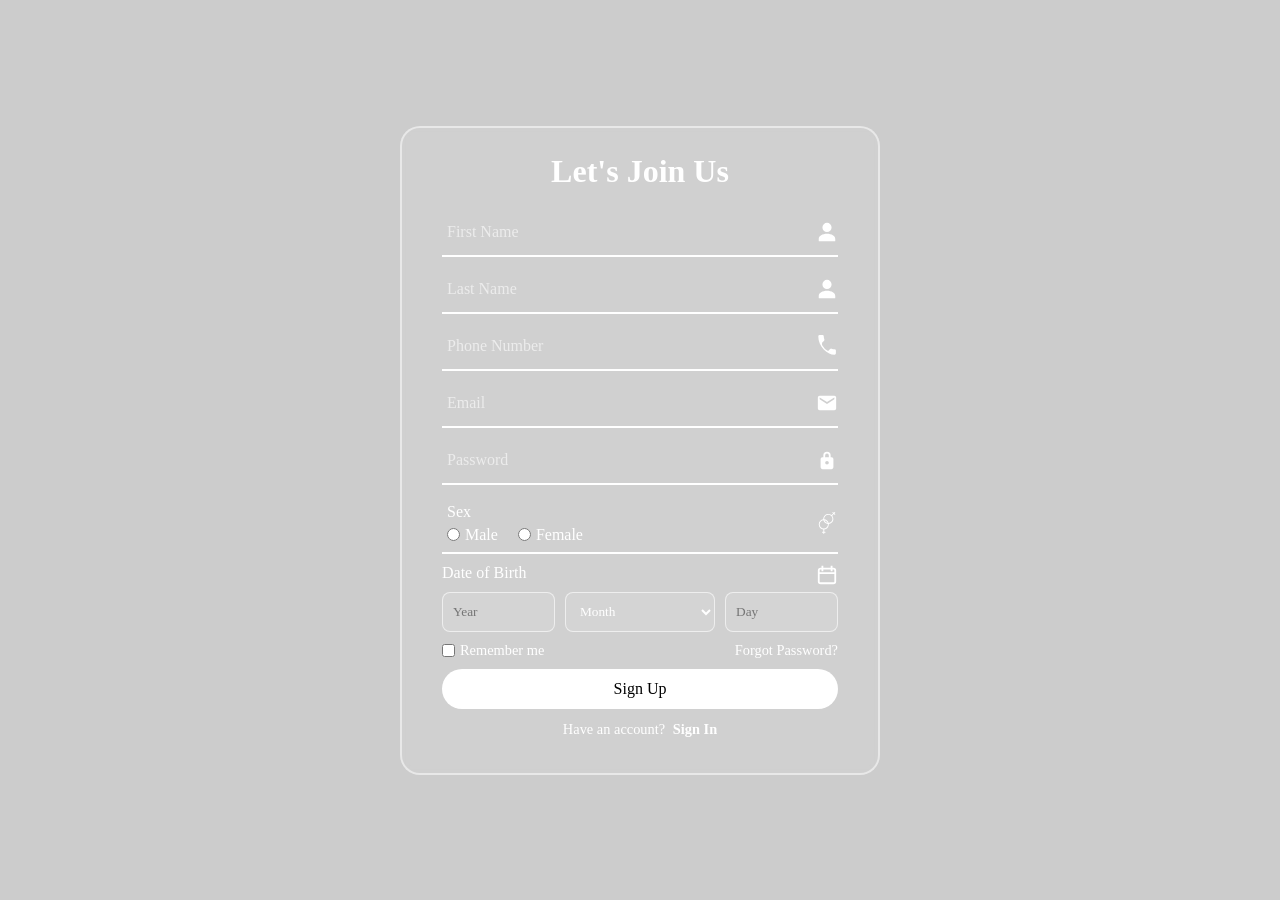
<file: form/form.html>
<!DOCTYPE html>
<html lang="en">

<head>
    <meta charset="UTF-8">
    <meta name="viewport" content="width=device-width, initial-scale=1.0">
    <title>Sign Up</title>
    <link rel="stylesheet" href="style.css">
</head>

<body>

    <section>

        <video class="bg-video" autoplay muted loop playsinline>
            <source src="bg.mp4" type="video/mp4">
        </video>

        <div class="login-box">

            <form>

                <h2>Let's Join Us</h2>

                <div class="input">
                    <span class="icon">
                        <svg viewBox="0 0 24 24">
                            <path d="M12 12a5 5 0 1 0 0-10 5 5 0 0 0 0 10zm0 2c-5 0-9 2.5-9 5.5V22h18v-2.5C21 16.5 17 14 12 14z"/>
                        </svg>
                    </span>
                    <input type="text" placeholder="First Name" required>
                </div>

                <div class="input">
                    <span class="icon">
                        <svg viewBox="0 0 24 24">
                            <path d="M12 12a5 5 0 1 0 0-10 5 5 0 0 0 0 10zm0 2c-5 0-9 2.5-9 5.5V22h18v-2.5C21 16.5 17 14 12 14z"/>
                        </svg>
                    </span>
                    <input type="text" placeholder="Last Name" required>
                </div>

                <div class="input">
                    <span class="icon">
                        <svg viewBox="0 0 24 24">
                            <path d="M6.6 10.8a15.5 15.5 0 0 0 6.6 6.6l2.2-2.2a1.5 1.5 0 0 1 1.6-.3c1 .4 2.1.6 3.2.6a1.5 1.5 0 0 1 1.5 1.5V20a1.5 1.5 0 0 1-1.5 1.5C11.9 21.5 2.5 12.1 2.5 1.5A1.5 1.5 0 0 1 4 0h3a1.5 1.5 0 0 1 1.5 1.5c0 1.1.2 2.2.6 3.2a1.5 1.5 0 0 1-.3 1.6l-2.2 2.2z"/>
                        </svg>
                    </span>
                   <input type="text"
                        placeholder="Phone Number"
                        inputmode="numeric"
                        oninput="this.value = this.value.replace(/[^0-9]/g, '')">
                </div>

                <div class="input">
                    <span class="icon">
                        <svg viewBox="0 0 24 24">
                            <path d="M20 4H4a2 2 0 0 0-2 2v12a2 2 0 0 0 2 2h16a2 2 0 0 0 2-2V6a2 2 0 0 0-2-2zm0 4-8 5-8-5V6l8 5 8-5v2z"/>
                        </svg>
                    </span>
                    <input type="email" placeholder="Email" required>
                </div>

                <div class="input">
                    <span class="icon">
                        <svg viewBox="0 0 24 24">
                            <path d="M17 9h-1V7a4 4 0 0 0-8 0v2H7a2 2 0 0 0-2 2v9a2 2 0 0 0 2 2h10a2 2 0 0 0 2-2v-9a2 2 0 0 0-2-2zm-7-2a2 2 0 0 1 4 0v2h-4V7zm2 10a2 2 0 1 1 0-4 2 2 0 0 1 0 4z"/>
                        </svg>
                    </span>
                    <input type="password" placeholder="Password" required>
                </div>

                <div class="input sex-input">

                    <span class="icon">
                        <svg xmlns="http://www.w3.org/2000/svg" viewBox="0 0 512 512">
                            <g>
                                <path d="M444.863,48.361l-15.078-15.07l14.141-14.141l-0.062-0.062c0.359-0.273,0.688-0.555,1.016-0.875c4.156-4.172,4.156-10.922,0-15.086c-4.172-4.172-10.922-4.172-15.094,0c-0.312,0.32-0.594,0.656-0.875,1.008l-0.062-0.07l-14.141,14.148L399.645,3.15c-4.172-4.164-10.922-4.164-15.094,0c-4.172,4.172-4.172,10.922,0,15.086l15.062,15.07l-38.047,38.062c-21.703-18.109-48.391-27.172-75.078-27.172c-30.031,0-60.062,11.461-82.969,34.367c-25.391,25.391-36.703,59.516-33.953,92.703c-59.281,5.906-105.562,55.922-105.562,116.75c0,61.203,46.859,111.453,106.656,116.844v53.812h-21.312c-5.891,0-10.656,4.781-10.656,10.672s4.766,10.672,10.656,10.672h21.312v20c0,5.891,4.781,10.672,10.672,10.672s10.672-4.781,10.672-10.672v-20h21.312c5.891,0,10.672-4.781,10.672-10.672s-4.781-10.672-10.672-10.672h-21.312v-53.812c59.797-5.391,106.656-55.641,106.656-116.844c0-3.281-0.141-6.531-0.406-9.75c26-2.594,51.281-13.859,71.203-33.766c43.266-43.281,45.672-111.953,7.188-158.047l38.062-38.062l15.062,15.062c4.172,4.172,10.922,4.172,15.094,0C449.035,59.283,449.02,52.533,444.863,48.361z M249.207,355.877c-18.125,18.141-42.234,28.125-67.875,28.125s-49.75-9.984-67.875-28.125c-18.141-18.125-28.125-42.234-28.125-67.875s9.984-49.75,28.125-67.883c16.203-16.219,37.203-25.906,59.797-27.781c5.172,19.102,15.266,37.148,30.266,52.148c20.469,20.453,46.594,31.766,73.344,33.953c0.312,3.156,0.469,6.344,0.469,9.562C277.332,313.643,267.348,337.752,249.207,355.877z M195.77,193.072c20.156,3.023,38.766,12.367,53.438,27.047c10.422,10.414,18.141,22.805,22.844,36.32c-20.172-3.023-38.766-12.359-53.453-27.039C208.191,218.986,200.457,206.596,195.77,193.072z M382.488,161.518c0,25.641-9.984,49.75-28.125,67.883c-16.203,16.211-37.203,25.906-59.797,27.773c-12.734-46.859-53.766-82.07-103.609-86.109c-0.312-3.156-0.469-6.344-0.469-9.547c0-25.641,9.984-49.75,28.109-67.883c18.141-18.133,42.25-28.117,67.891-28.117s49.75,9.984,67.875,28.117C372.504,111.768,382.488,135.877,382.488,161.518z"/>
                            </g>
                        </svg>
                    </span>

                    <label>Sex</label>

                    <div class="sex">
                        <label>
                            <input type="radio" name="sex" value="male">
                            Male
                        </label>

                        <label>
                            <input type="radio" name="sex" value="female">
                            Female
                        </label>
                    </div>

                </div>

                <div class="form-group">

                    <span class="icon">
                        <svg viewBox="0 0 24 24">
                            <path d="M19 4h-1V2h-2v2H8V2H6v2H5a3 3 0 0 0-3 3v12a3 3 0 0 0 3 3h14a3 3 0 0 0 3-3V7a3 3 0 0 0-3-3zm1 15a1 1 0 0 1-1 1H5a1 1 0 0 1-1-1v-8h16v8zm0-10H4V7a1 1 0 0 1 1-1h1v2h2V6h8v2h2V6h1a1 1 0 0 1 1 1v2z"/>
                        </svg>
                    </span>

                    <label>Date of Birth</label>

                    <div class="birth-date">
                        <input type="number" placeholder="Year" min="1900" max="2026">

                        <select>
                            <option disabled selected>Month</option>
                            <option>January</option>
                            <option>February</option>
                            <option>March</option>
                            <option>April</option>
                            <option>May</option>
                            <option>June</option>
                            <option>July</option>
                            <option>August</option>
                            <option>September</option>
                            <option>October</option>
                            <option>November</option>
                            <option>December</option>
                        </select>

                        <input type="number" placeholder="Day" min="1" max="31">
                    </div>

                    <div class="remember-forgot">
                        <label>
                            <input type="checkbox">
                            Remember me
                        </label>

                        <a href="#">Forgot Password?</a>
                    </div>

                    <button type="submit">Sign Up</button>

                    <div class="register-link">
                        <p>
                            Have an account?
                            <a href="#">Sign In</a>
                        </p>
                    </div>

                </div>

            </form>

        </div>

    </section>

</body>

</html>
</file>
<file: site/style.css>
@font-face {
    font-family: 'iranyka';
    src: url(iranyekanwebregular.b95439c1.26xpsrtw74cat.woff) format("woff");
    font-weight: normal;
}

@font-face {
    font-family: 'iranykabold';
    src: url(iranyekanwebextrabold.9346e9a2.0tj0e3_kjr7s4.woff) format(woff);
    font-weight: normal;
}


*{
    margin:0;
    padding:0;
    box-sizing:border-box;
    list-style:none;
    text-decoration:none;
    font-family:'iranyka','iranykabold' , sans-serif;
}

body{
    width:100%;
    min-height:100vh;
    background:#fff;
    color:#111;
    overflow-x:hidden;
}

a{
    color:#111;
    transition:.3s;
}

a:hover{
    color:#eb443e;
}


header{
    width:100%;
    background:#fff;
    border-bottom:1px solid #eee;
    box-shadow:0 3px 12px rgba(0,0,0,.08);
    position:sticky;
    top:0;
    z-index:100;
}

.container{
    width:90%;
    max-width:1200px;
    margin:auto;
}

nav{
    height:75px;
    display:flex;
    align-items:center;
    justify-content:space-between;
    direction:ltr;
}


.logo svg{
    width: 40px;
    height: 40px;
    color:#000;
}


.nav-links{
    display:flex;
    gap:40px;
    direction:ltr;
}

.nav-links a{
    font-size:14px;
}

.nav-links a:hover{
    color:#eb443e;
}


.nav-icons svg{
    width: 30px;
    height: 30px;
}

.nav-icons{
    display:flex;
    align-items:center;
    gap:20px;
}

.nav-icons a{
    font-size:18px;
}

.sign-in{
    background:#eb443e;
    color:#fff !important;
    padding: 10px 20px;
    border-radius:30px;
}

.sign-in:hover{
    background:#111;
}


.sidebar{
    position:fixed;
    left:20px;
    top:50%;
    transform:translateY(-50%);

    display:flex;
    flex-direction:column;
    gap:15px;

    background:#fff;
    padding:15px 10px;

    border-radius:30px;

    box-shadow:0 5px 20px rgba(0,0,0,.12);

    z-index:50;
}

.sidebar a{
    width:35px;
    height:35px;

    display:flex;
    align-items:center;
    justify-content:center;

    border-radius:50%;

    font-size:18px;
}

.sidebar a:hover{
    background:#eb443e;
    color:#fff;
}



.product{
    width:90%;
    max-width:1100px;

    margin:80px auto;

    display:flex;
    align-items:center;
    justify-content:space-between;

    gap:50px;

    direction:ltr;
}



.product-info{
    flex:1;
    direction:rtl;
    text-align:right;
}

.new{
    display:inline-block;

    background:#111;
    color:#fff;

    padding:5px 15px;

    border-radius:20px;

    font-size:12px;
}


.product-info h1{
    font-size:30px;

    font-weight:400;

    line-height:1.5;

    margin:15px 0;
}

.english-title{
    font-size:15px;
    direction:ltr;
    text-align:right;
}



.rating{
    margin:20px 0;
}

.rating span{
    color:#f5b400;
    font-size:20px;
}

.rating small{
    margin-right:10px;
}


.colors{
    display:flex;
    align-items:center;
    gap:12px;

    margin:20px 0;
}

.colors p{
    margin-left:5px;
}

.color-option{
    cursor:pointer;
}

.color-option input{
    display:none;
}

.color{
    width:25px;
    height:25px;

    display:block;

    border-radius:50%;

    border:2px solid #fff;

    box-shadow:0 0 0 1px #ddd;
}

.gray{
    background:#887c88;
}

.black{
    background:#111;
}

.blue{
    background:#72ade3;
}

.color-option input:checked + .color{
    box-shadow:0 0 0 2px #eb443e;
}



.price{
    font-size:20px;
    font-weight:bold;

    margin-top:25px;
}

.stock{
    color:#16833b;
    margin:10px 0 20px;
}


.btn{
    display:inline-block;

    background:#eb443e;
    color:#fff;

    padding:14px 35px;

    border-radius:30px;

    transition:.3s;
}

.btn:hover{
    background:#111;
    color:#fff;
    transform:translateY(-2px);
}



.product-image{
    flex:1;

    position:relative;

    display:flex;
    align-items:center;
    justify-content:center;
}

.product-image img{
    width:400px;
    max-width:100%;

    position:relative;

    transform:rotate(20deg);

    transition:.5s;
}

.product-image img:hover{
    transform:rotate(6deg) scale(1.1);
}


.circle{
    width:330px;
    height:330px;

    background:#ffefef;

    border-radius:50%;

    position:absolute;
}



.features{
    width:90%;
    max-width:1100px;

    margin:50px auto;

    padding:25px;

    background:#fafafa;

    border:1px solid #eee;

    border-radius:20px;

    display:flex;
    justify-content:space-around;
    align-items:center;

    gap:20px;
}

.feature{
    display:flex;
    align-items:center;
    gap:15px;
}

.feature-icon{
    font-size:30px;
}

.feature h3{
    font-size:16px;
    margin-bottom:5px;
}

.feature p{
    font-size:13px;
    color:#777;
}



.product-features{
    width:90%;
    max-width:1100px;

    margin:100px auto;

    text-align:center;
}

.product-features h2{
    font-size:28px;
    margin-bottom:40px;
}


.feature-cards{
    display:flex;
    justify-content:center;
    gap:25px;
}

.feature-card{
    width:30%;

    padding:30px 20px;

    border:1px solid #eee;
    border-radius:20px;

    transition:.3s;
}

.feature-card:hover{
    transform:translateY(-20px);

    box-shadow:0 10px 30px rgba(0,0,0,.08);
}

.feature-card span{
    font-size:35px;
}

.feature-card h3{
    margin:15px 0 10px;
}

.feature-card p{
    color:#777;
    line-height:1.8;
}



.info{
    width:80%;
    max-width:900px;
    margin:50px auto;
}

.info h2{
    text-align:center;
    margin-bottom:30px;
}

.info table{
    width:100%;
    border-collapse:collapse;
    box-shadow:0 5px 20px rgba(0,0,0,.09);
}

.info th,
.info td{
    border:1px solid #eee;
    padding:15px;
}

.info th{
    background:#fff3f3;
    text-align:center;
}

.info td{
    text-align:center;
}



.introduction{
    width:80%;
    max-width:900px;

    margin:100px auto;

    text-align:right;
}

.introduction h2{
    margin-bottom:20px;

    border-bottom:2px solid #eb443e;

    display:inline-block;

    padding-bottom:8px;
}

.introduction p{
    line-height:2;

    color:#555;

    text-align:justify;
}


.related{
    width:90%;
    max-width:1100px;

    margin:100px auto;

    text-align:center;

}

.related h2{
    margin-bottom:40px;
}


.products{
    display:flex;

    justify-content:center;

    gap:25px;
}

.product-card{
    width:30%;

    padding:25px;

    border:1px solid #eee;

    border-radius:20px;

    transition:.3s;
}

.product-card:hover{
    transform:translateY(-8px);

    box-shadow:0 10px 30px rgba(0,0,0,.08);
}

.product-card img{
    width:180px;
    max-width:100%;
}

.product-card h3{
    margin:15px 0;
}

.product-card p{
    font-weight:bold;
    margin-bottom:15px;
}

.product-card a{
    color:#eb443e;
}



footer{
    background:#111;
    color:#fff;

    margin-top:100px;
    padding-top:50px;
}


.footer-container{
    width:90%;
    max-width:1100px;

    margin:auto;

    display:flex;
    justify-content:space-between;

    gap:40px;
}

.footer-column{
    width:25%;

    text-align:center;
}

.footer-column h3{
    margin-bottom:20px;
}

.footer-column p{
    color:#aaa;

    line-height:2;
}


.footer-column ul li{
    margin:10px 0;
}

.footer-column a{
    color:#aaa;
}

.footer-column a:hover{
    color:#fff;
}


.social{
    display:flex;
    flex-direction:column;

    gap:10px;
}


.copyright{
    margin-top:40px;

    padding:20px;

    text-align:center;

    border-top:1px solid #333;

    color:#aaa;
}
</file>
<file: dashboard/style.css>
@font-face {
    font-family: "iranyka";
    src: url(iranyekanwebregular.b95439c1.26xpsrtw74cat.woff);
}

@font-face {
    font-family: "iranykabold";
    src: url(iranyekanwebextrabold.9346e9a2.0tj0e3_kjr7s4.woff);
}

* {
    margin: 0;
    padding: 0;
    box-sizing: border-box;
}

body {
    font-family: "iranyka", sans-serif;
    background: #101418;
    color: #fff;
    direction: rtl;
}


.sidebar {
    position: fixed;
    right: 0;
    top: 0;
    width: 230px;
    height: 100vh;
    background: #151a1f;
    padding: 30px 20px;
    border-left: 1px solid #242b32;
    z-index: 100;
    transform: translateX(100%);
    transition: 0.3s;
}

.sidebar .logo{
    display: flex;
    justify-content: center;
    align-items: center;
    margin-bottom: 0;
}
.sidebar p{
    text-align: center;
    font-family: 'Franklin Gothic Medium', 'Arial Narrow', Arial, sans-serif, serif;
    color: #2baeda;
    margin-top: -5px;
    margin-bottom: 30px;
}

.sidebar.active {
    transform: translateX(0);
}

.sidebar nav {
    display: flex;
    flex-direction: column;
    gap: 8px;
}

.sidebar nav a {
    display: flex;
    align-items: center;
    gap: 12px;
    padding: 13px 15px;
    color: #aeb6bd;
    text-decoration: none;
    border-radius: 8px;
    transition: 0.2s;
}

.sidebar nav a:hover {
    background: #20282f;
    color: #2baeda;
}

.sidebar nav a:first-child {
    background: #1d3540;
    color: #2baeda;
}

.icone-side {
    width: 22px;
    height: 22px;
    display: flex;
    align-items: center;
    justify-content: center;
}

.icone-side svg {
    width: 20px;
    height: 20px;
}

.header {
    position: fixed;
    top: 0;
    right: 0;
    left: 0;
    height: 75px;
    background: #1b2127;
    border-bottom: 1px solid #242b32;
    display: flex;
    align-items: center;
    justify-content: space-between;
    padding: 0 30px;
    z-index: 50;
}

.menu-btn {
    width: 42px;
    height: 42px;
    border: none;
    border-radius: 8px;
    background: #1b2127;
    color: #47d1ff;
    font-size: 24px;
    cursor: pointer;
    display: flex;
    align-items: center;
    justify-content: center;
}

.menu-btn:hover {
    background: #20282f;
}
.admin-profile {
    display: flex;
    align-items: center;
    gap: 70px;
}

.admin-info {
    display: flex;
    flex-direction: column;
    gap: 3px;
}

.admin-info strong {
    font-size: 14px;
}

.admin-info small {
    color: #7f8991;
    font-size: 12px;
}

.admin-user {
    display: flex;
    align-items: center;
    gap: 25px;
}

.admin-avatar {
    width: 20px;
    height: 20px;
    margin-top: 10px;
    color: white;
    display: flex;
    align-items: center;
    justify-content: center;
}

.admin-avatar a {
    color: inherit;
    display: flex;
    align-items: center;
    justify-content: center;
}

.admin-icon svg {
    width: 50px;
    height: 50px;
}

.notification {
    position: relative;
    margin-top: 10px;
}

.notification a {
    color: inherit;
    display: flex;
    align-items: center;
    justify-content: center;
}

.notification-icon svg {
    color: #f9fbfc;
    width: 44px;
    height: 44px;
}

.notification  span {
    position: absolute;
    top: 2px;
    right: 2px;
    width: 19px;
    height: 19px;
    background: #f30808;
    color: white;
    border-radius: 50%;
    font-size: 13px;
    display: flex;
    align-items: center;
    justify-content: center;
}


.main {
    max-width: 1200px;
    margin: 0 auto;
    padding: 110px 30px 40px;
    transition: 0.3s;
}

.sidebar.active ~ .main {
    margin-right: 230px;
}

.main h1 {
    font-family: "iranykabold";
    font-size: 26px;
    margin-bottom: 10px;
}

.main p {
    font-size: small;
    color: #c4c1c1d6;
    margin:0 0 30px ;
}



.stats {
    display: grid;
    grid-template-columns: repeat(4, 1fr);
    gap: 20px;
    margin-top: 25px;
}

.card {
    position: relative;
    background: #181e23;
    border: 1px solid #252d34;
    border-radius: 12px;
    padding: 22px;
    min-height: 150px;
}

.card h3 {
    color: #aeb6bd;
    font-size: 14px;
    margin-bottom: 15px;
}

.card > span {
    position: absolute;
    left: 20px;
    top: 20px;
}

.card > span svg {
    width: 30px;
    height: 30px;
}

.frosh {
    color: #f7db05;
}

.sfarsh {
    color: #ff6eeee4;
}

.karbar {
    color: #8b5cf6;
}

.mahsol {
    color: #22c55e;
}

.card p {
    font-size: 24px;
    font-weight: bold;
    color: #fff;
}

.change {
    display: flex;
    align-items: center;
    gap: 4px;
    color: #56f554b0;
    font-size: 12px;
}

.up {
    display: flex;
    align-items: center;
}

.up svg {
    margin: 0 0 7px 0;
    width: 20px;
    height: 20px;
}

.product-title {
    font-family: "iranykabold";
    display: flex;
    align-items: center;
    gap: 10px;
    margin-bottom: 30px;
}

.plus {
    display: flex;
    align-items: center;
    justify-content: center;
    color: #2baeda;
}

.plus svg {
    width: 35px;
    height: 35px;
}

.product-title h2 {
    font-size: 18px;
}


.dashboard-sections {
    font-family: "iranyka";
    display: flex;
    gap: 25px;
    margin-top: 30px;
    direction: ltr;
}

.product-section,
.products-section {
    background: #181e23;
    border: 1px solid #252d34;
    border-radius: 12px;
    padding: 25px;
    margin-top: 40px;
}

.product-section,
.products-section {
    direction: rtl;
}

.product-section {
    font-family:"iranyka" ;
    width: 50%;
    margin-left: auto;
    margin-right: 0;
    align-self: flex-start;

}

.product-section {
    width: 40%;
}

.products-section {
    width: 70%;
}

#productForm {
    width: 100%;
    display: flex;
    flex-direction: column;
    gap: 18px;
}

.form-group {
    display: flex;
    flex-direction: column;
    gap: 8px;
}

.form-group label {
    color: #aeb6bd;
    font-size: 13px;
}

.form-group input,
.form-group select {
    width: 100%;
    padding: 12px;
    background: #101418;
    color: white;
    border: 1px solid #303840;
    border-radius: 7px;
    outline: none;
}

.form-group input:focus,
.form-group select:focus {
    border-color: #2baeda;
}

#productCategory {
    width: 100%;
    height: 50px;
    padding: 0 15px;
    background: #101418;
    border: 1px solid #303840;
    border-radius: 8px;
    color: #d5d9dc;
    font-family: inherit;
    font-size: 13px;
    outline: none;
    cursor: pointer;
}
#productCategory option:hover {
    background: #2baeda;
}

#productCategory option {
    background: #181e23;
    color: #d5d9dc;
    font-family: inherit;
}

#productForm button {
    padding: 12px;
    border: none;
    border-radius: 7px;
    background: #2baeda;
    color: white;
    cursor: pointer;
    font-size: 14px;
}

#productForm button:hover {
    background: #2397c0;
}

#productPrice::-webkit-inner-spin-button,
#productPrice::-webkit-outer-spin-button {
    -webkit-appearance: none;
    margin: 0;
}


.image-upload {
    display: flex;
    align-items: center;
    gap: 12px;
    height: 50px;
    padding: 0 12px;
    background: #101418;
    border: 1px solid #303840;
    border-radius: 8px;
    color: #faf9f9;
}

.image-icon {
    display: flex;
    width: 30px;
    height: 30px;
    align-items: center;
    justify-content: center;
    color: #2baeda;
}

.image-upload span {
    color:#fdfdfd;
    flex: 1;
    font-size: 13px;
}

.image-upload input {
    display: none;
}

.image-upload label{
    color: white;
}
.choose-image {
    padding: 8px 14px;
    background: #2baeda;
    color: #fff;
    border-radius: 6px;
    font-size: 12px;
    cursor: pointer;
    transition: 0.2s;
}

.choose-image:hover {
    background: #2397c0;
}


.products-section{
    font-family: "iranyka";
}

.products-header {
    display: flex;
    align-items: center;
    justify-content: space-between;
    margin-bottom: 25px;
}

.products-header h2 {
    display: flex;
    align-items: center;
    gap: 10px;
    margin: 0;
}

.icon {
    display: flex;
    width: 25px;
    height: 25px;
}

.icon svg {
    width: 25px;
    height: 25px;
}

input,
textarea,
select,
button {
    font-family: inherit;
}

.search-box {
    font-family: "iranyka";
    width: 250px;
    display: flex;
    align-items: center;
    gap: 8px;
    padding: 9px 12px;
    background: #101418;
    border: 1px solid #939ca4;
    border-radius: 7px;
}

.icone-search {
    display: flex;
    width: 18px;
    height: 18px;
}

.icone-search svg {
    width: 18px;
    height: 18px;
}

.search-box input {
    width: 100%;
    border: none;
    outline: none;
    background: transparent;
    color: white;
}

.search-box input::placeholder {
    font-family: "iranyka";
    color: #979da3;
}



.table-container {
    width: 100%;
    overflow-x: hidden;
}

table {
    width: 100%;
    border-collapse: collapse;

}



.product-image-cell {
    display: flex;
    align-items: center;
    gap: 12px;
}

.product-number {
    color: #8f9aa3;
    font-size: 13px;
    width: 20px;
}

th,
td {
    padding: 25px;
    text-align: right;
    border-bottom: 1px solid #252d34;
    vertical-align: middle;
}

th {
    color: #8f9aa3;
    background: #151a1f;
    font-size: 13px;
}

td {
    color: #d5d9dc;
    font-size: 13px;
}

tr:hover {
    background: #1c2329;
}

.product-image {
    width: 50px;
    height: 50px;
    object-fit: cover;
    border-radius: 7px;
}


.actions {
    display: flex;
    align-items: center;
    gap: 10px;
}

.actions button {
    border: none;
    background: transparent;
    cursor: pointer;
}

.actions svg {
    width: 19px;
    height: 19px;
}

.delete svg {
    color: rgb(240, 54, 54);
}

.edit svg {
    color: #2baeda;
}



.pagination {
    direction: ltr;
    display: flex;
    align-items: center;
    justify-content: center;
    gap: 7px;
    margin-top: 25px;
}

.page-numbers {
    display: flex;
    align-items: center;
    gap: 6px;
}

.page-btn,
.page-number {
    width: 35px;
    height: 35px;
    border: 1px solid #303840;
    border-radius: 6px;
    background: #151a1f;
    color: #aeb6bd;
    cursor: pointer;
    display: flex;
    align-items: center;
    justify-content: center;
}

.page-number.active {
    background: #2baeda;
    color: white;
    border-color: #2baeda;
}

.pagination .page-number:hover{
    background: #2baeda;
    color: white;
}

.pagination .dots {
    color: #69737c;
    padding: 0 4px;
}

.page-btn {
    width: 35px;
    height: 35px;
    border: none;
    background: transparent;
    padding: 0;
    cursor: pointer;

    display: flex;
    align-items: center;
    justify-content: center;
}

.page-btn svg {
    width: 20px;
    height: 20px;
}


@media (max-width: 1000px) {

    .stats {
        grid-template-columns: repeat(2, 1fr);
    }

    .dashboard-sections {
        flex-direction: column;
    }

    .product-section,
    .products-section {
        width: 100%;
    }

}


@media (max-width: 700px) {

    .sidebar {
        width: 190px;
        overflow: auto;
    }

    .header {
        right: 0;
        left: 0;
    }

    .main {
        margin-right: 0;
        padding: 100px 15px 30px;
        overflow: auto;
    }

    .stats {
        grid-template-columns: 1fr;
        
    }

    .products-header {
        flex-direction: column;
        align-items: stretch;
        gap: 15px;
        overflow: auto;
    }

    .search-box {
        width: 100%;
    }

    .product-section,
    .products-section {
        padding: 22px;
    }

}
</file>
<file: form/style.css>
* {
    margin: 0;
    padding: 0;
    box-sizing: border-box;
    font-family: 'Times New Roman', Times, serif;
}

html,
body {
    width: 100%;
    min-height: 100%;
    overflow-x: hidden;
    overflow-y: auto;
}

section {
    position: relative;
    display: flex;
    justify-content: center;
    align-items: center;
    width: 100%;
    min-height: 100vh;
    padding: 20px 0;
}

.bg-video {
    position: fixed;
    top: 0;
    left: 0;
    width: 100%;
    height: 100%;
    object-fit: cover;
    z-index: -2;
}

section::before {
    content: "";
    position: fixed;
    inset: 0;
    background: rgba(0, 0, 0, 0.2);
    z-index: -1;
}

.login-box {
    position: relative;
    width: 480px;
    padding: 25px 40px;
    background: rgba(255, 255, 255, 0.08);
    border: 2px solid rgba(255, 255, 255, 0.5);
    border-radius: 20px;
    display: flex;
    justify-content: center;
    align-items: center;
    backdrop-filter: blur(5px);
}

.login-box form {
    width: 100%;
}

h2 {
    font-size: 2em;
    color: #fff;
    text-align: center;
    margin-bottom: 20px;
}

.input {
    position: relative;
    width: 100%;
    margin: 10px 0;
    border-bottom: 2px solid #fff;
}

.input input:not([type="radio"]) {
    width: 100%;
    height: 45px;
    background: transparent;
    border: none;
    outline: none;
    font-size: 1em;
    color: #fff;
    padding: 0 40px 0 5px;
}

.input input:not([type="radio"])::placeholder {
    color: rgba(255, 255, 255, 0.6);
}

.input .icon {
    position: absolute;
    right: 0;
    top: 50%;
    transform: translateY(-50%);
    color: #fff;
    display: flex;
    align-items: center;
    justify-content: center;
}

.input .icon svg,
.form-group .icon svg {
    width: 22px;
    height: 22px;
}

.input .icon svg path,
.form-group .icon svg path {
    fill: #fff !important;
}

.sex-input {
    padding: 8px 40px 8px 5px;
}

.sex-input > label {
    color: #fff;
}

.sex {
    display: flex;
    align-items: center;
    gap: 20px;
    margin-top: 5px;
}

.sex label {
    display: flex;
    align-items: center;
    gap: 5px;
    color: #fff;
}

.sex input[type="radio"] {
    width: auto;
    height: auto;
    margin: 0;
    accent-color: #c7332e;
}

.form-group {
    position: relative;
    width: 100%;
    margin: 10px 0;
    color: #fff;
}

.form-group > .icon {
    position: absolute;
    right: 0;
    top: 0;
    display: flex;
}

.form-group > label {
    display: block;
    margin-bottom: 10px;
    color: #fff;
}

.birth-date {
    display: flex;
    gap: 10px;
    width: 100%;
}

.birth-date input,
.birth-date select {
    height: 40px;
    border: 1px solid rgba(255, 255, 255, 0.6);
    border-radius: 8px;
    background: rgba(255, 255, 255, 0.1);
    color: #ffffff;
    outline: none;
    padding: 0 10px;
}

.birth-date input {
    width: 30%;
}

.birth-date select {
    width: 40%;
}

.birth-date select option {
    color: #020202;
}

.remember-forgot {
    margin: 10px 0;
    padding: 0;
    font-size: 0.9em;
    color: #fff;
    display: flex;
    justify-content: space-between;
    align-items: center;
}

.remember-forgot label {
    display: flex;
    align-items: center;
    gap: 5px;
    margin: 0;
    padding: 0;
}

.remember-forgot input[type="checkbox"] {
    width: auto;
    height: auto;
    margin: 0;
}

.remember-forgot a {
    color: #fff;
    text-decoration: none;
}

.remember-forgot a:hover {
    text-decoration: underline;
}

button {
    width: 100%;
    height: 40px;
    background: #fff;
    border: none;
    outline: none;
    border-radius: 50px;
    cursor: pointer;
    font-size: 1em;
    color: #000;
    font-weight: 500;
    transition: transform 0.3s ease;
}

button:hover {
    transform: translateY(-5px);
}

.register-link {
    font-size: 0.9em;
    color: #fff;
    text-align: center;
    margin: 12px 0 0;
}

.register-link p a {
    color: #fff;
    text-decoration: none;
    font-weight: 600;
    margin-left: 4px;
}

.register-link p a:hover {
    text-decoration: underline;
}

@media (max-width: 500px) {
    section {
        display: block;
        min-height: 100vh;
        padding: 20px 0;
    }

    .login-box {
        width: 92%;
        margin: 0 auto;
        padding: 25px;
    }
}

@media (max-width: 360px) {
    section {
        padding: 10px 0;
    }

    .login-box {
        width: 100%;
        margin: 0;
        padding: 20px;
        border: none;
        border-radius: 0;
    }

    .birth-date {
        gap: 6px;
    }

    .birth-date input,
    .birth-date select {
        padding: 0 5px;
        font-size: 0.85em;
    }
}
</file>
